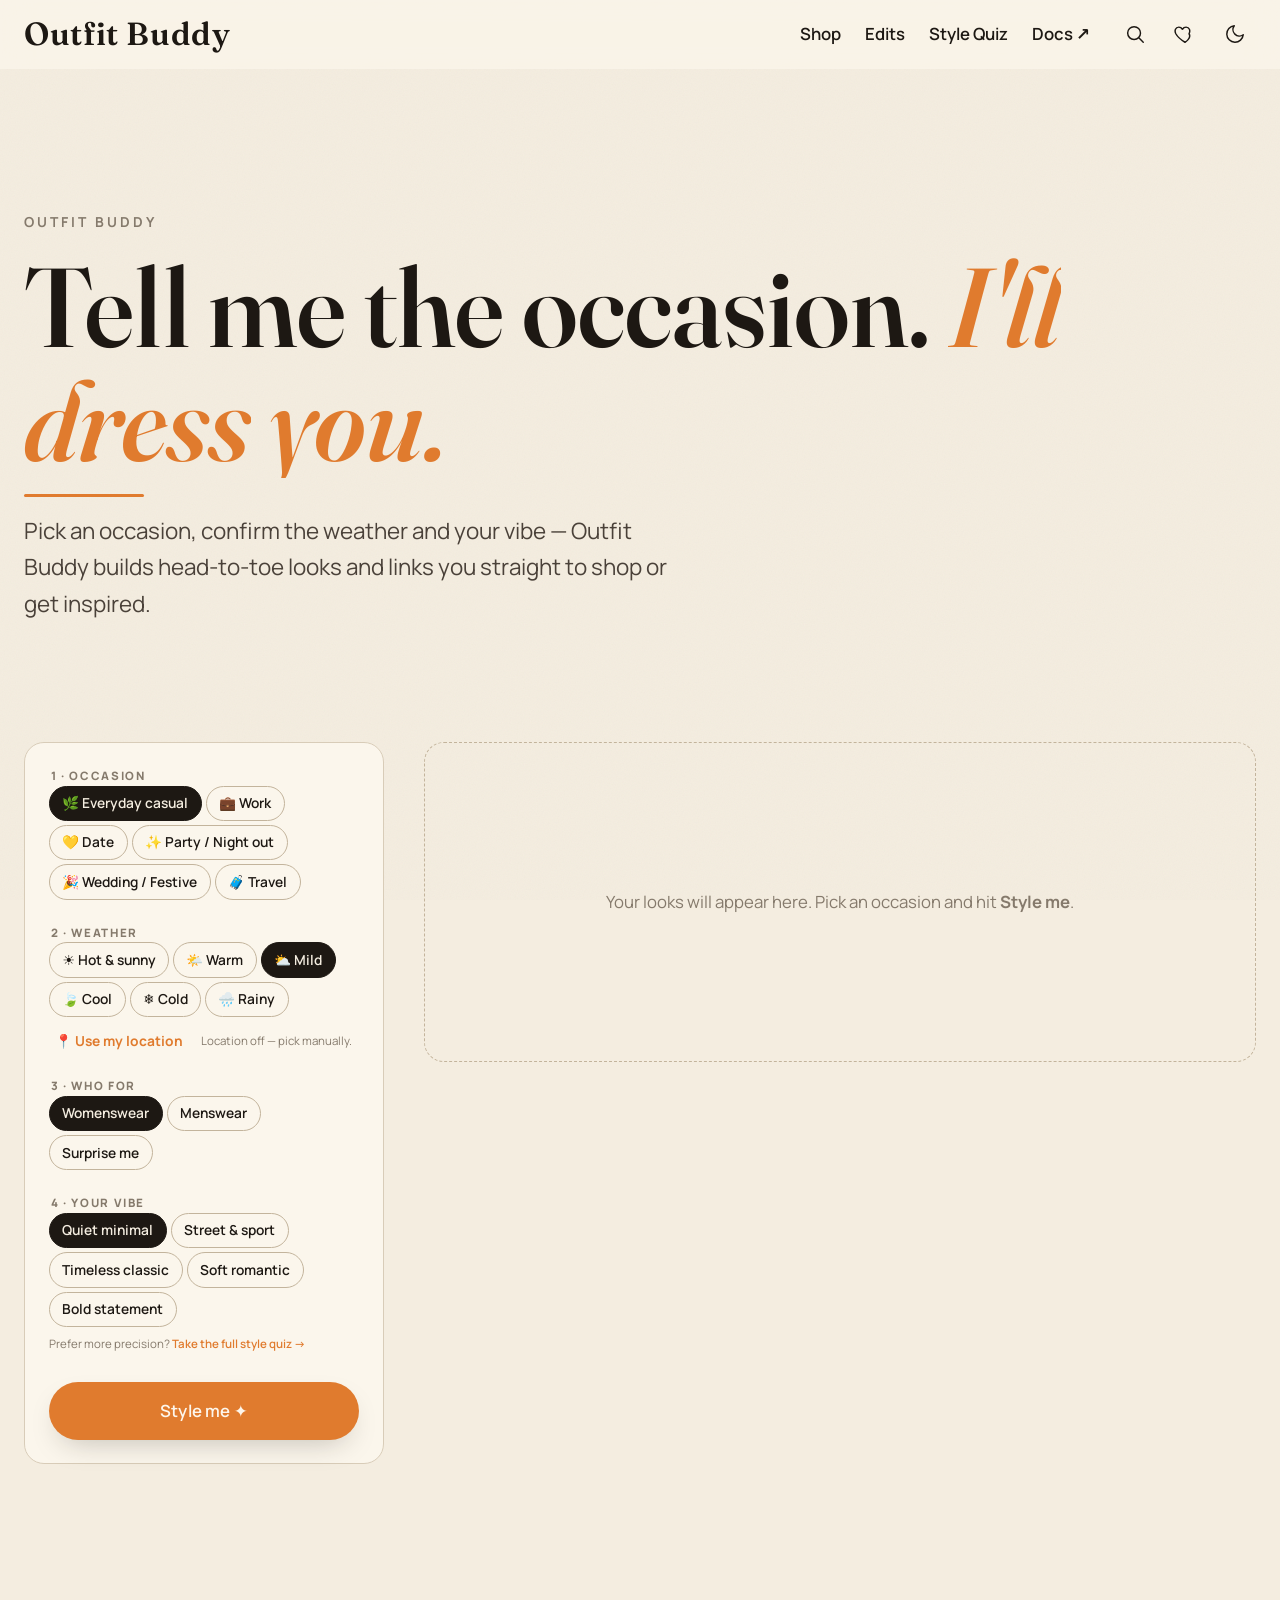
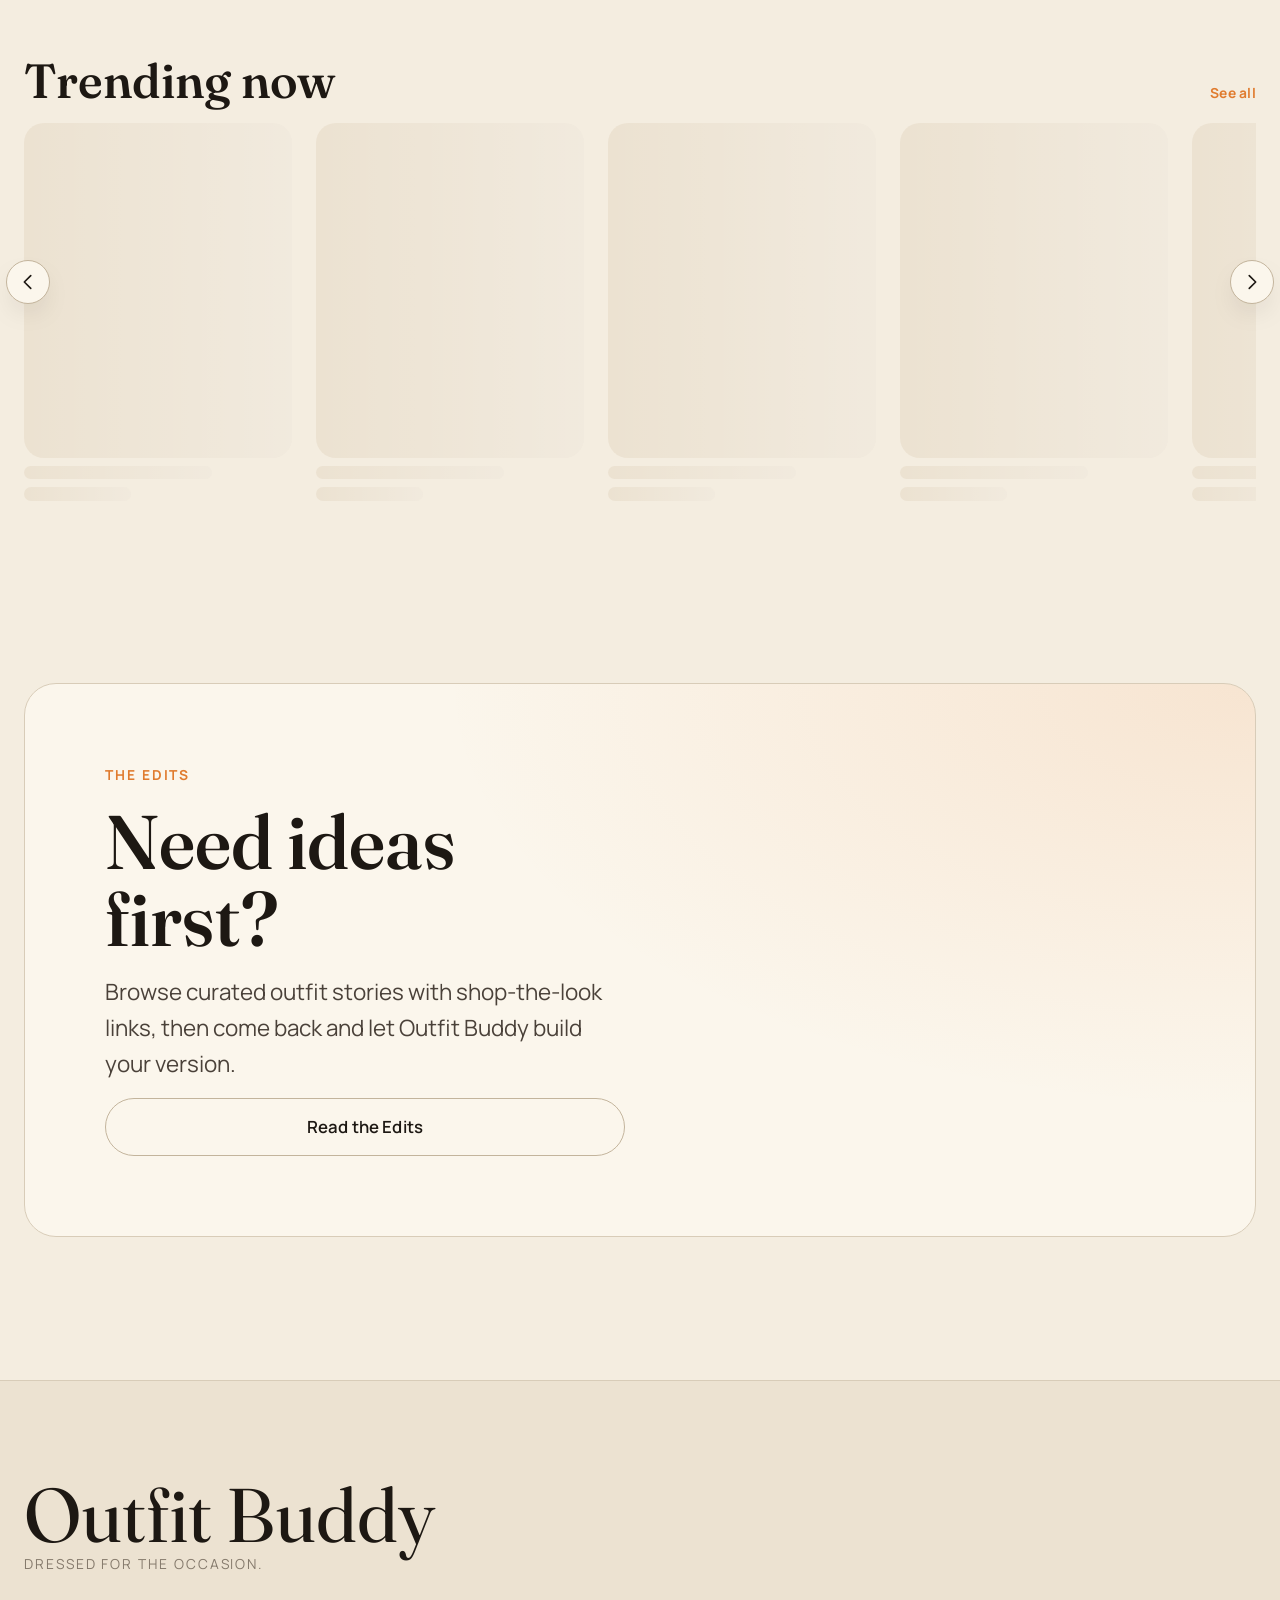
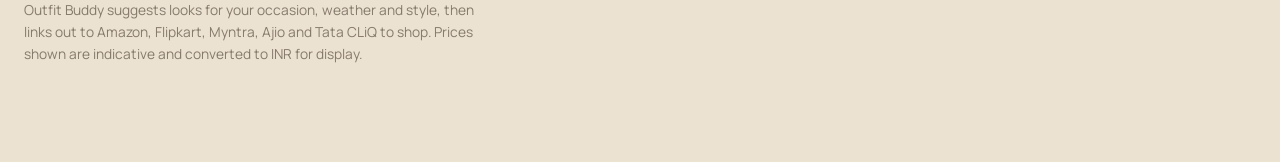
<file: index.html>
<!DOCTYPE html>
<html lang="en" data-theme="light">
  <head>
    <meta charset="UTF-8" />
    <meta name="viewport" content="width=device-width, initial-scale=1.0" />
    <meta
      name="description"
      content="Outfit Buddy — tell it the occasion, the weather and your style, and it recommends outfit combinations with links to shop and get inspired."
    />
    <meta name="theme-color" content="#e07b2e" />
    <title>Outfit Buddy — Dressed for the occasion.</title>

    <!--
      Theme boot: apply the saved / OS-preferred theme BEFORE first paint so
      there is no flash of the wrong colour scheme. Kept inline and tiny on
      purpose; the value key mirrors STORAGE_KEYS.THEME / THEME.ATTRIBUTE.
    -->
    <script>
      (function () {
        try {
          var KEY = 'outfitbuddy.theme.v1';
          var saved = localStorage.getItem(KEY);
          var theme =
            saved === 'light' || saved === 'dark'
              ? saved
              : window.matchMedia('(prefers-color-scheme: dark)').matches
                ? 'dark'
                : 'light';
          document.documentElement.setAttribute('data-theme', theme);
        } catch (e) {
          /* storage blocked — default theme from the attribute stands */
        }
      })();
    </script>

    <!-- Fonts: Fraunces (display serif) + Manrope (sans). -->
    <link rel="preconnect" href="https://fonts.googleapis.com" />
    <link rel="preconnect" href="https://fonts.gstatic.com" crossorigin />
    <link
      href="https://fonts.googleapis.com/css2?family=Fraunces:ital,opsz,wght@0,9..144,400..700;1,9..144,400..600&family=Manrope:wght@400;500;600;700;800&display=swap"
      rel="stylesheet"
    />

    <!-- Styles: order matters (tokens → base → layout → components → pages → motion). -->
    <link rel="stylesheet" href="css/tokens.css" />
    <link rel="stylesheet" href="css/base.css" />
    <link rel="stylesheet" href="css/layout.css" />
    <link rel="stylesheet" href="css/components.css" />
    <link rel="stylesheet" href="css/pages.css" />
    <link rel="stylesheet" href="css/motion.css" />
  </head>
  <body>
    <a class="skip-link" href="#app-main">Skip to content</a>

    <header id="app-header" class="app-header"></header>

    <main id="app-main" class="app-main" tabindex="-1"></main>

    <footer id="app-footer" class="app-footer"></footer>

    <div id="toast-host" class="toast-host" aria-live="polite" aria-atomic="false"></div>

    <noscript>
      <p style="padding: 2rem; text-align: center">
        Outfit Buddy needs JavaScript enabled to style your looks.
      </p>
    </noscript>

    <script type="module" src="js/app.js"></script>
  </body>
</html>
</file>
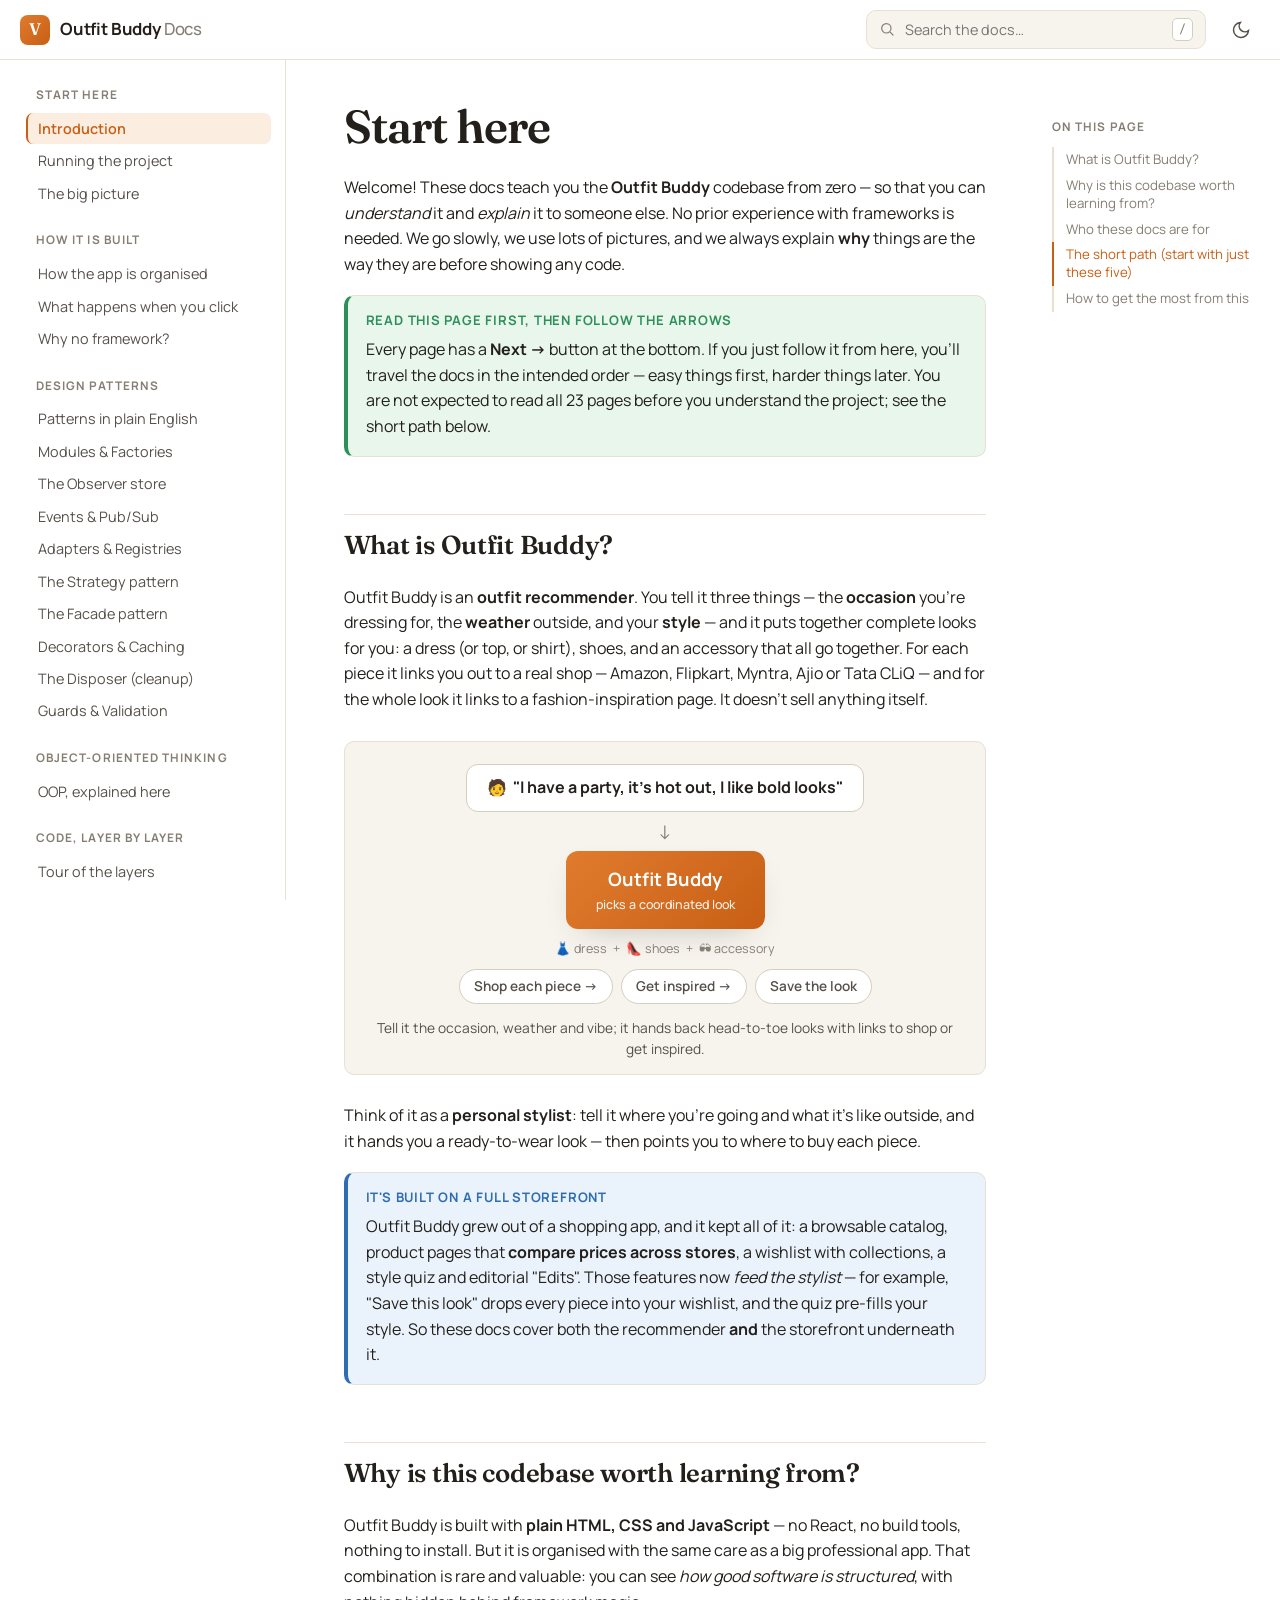
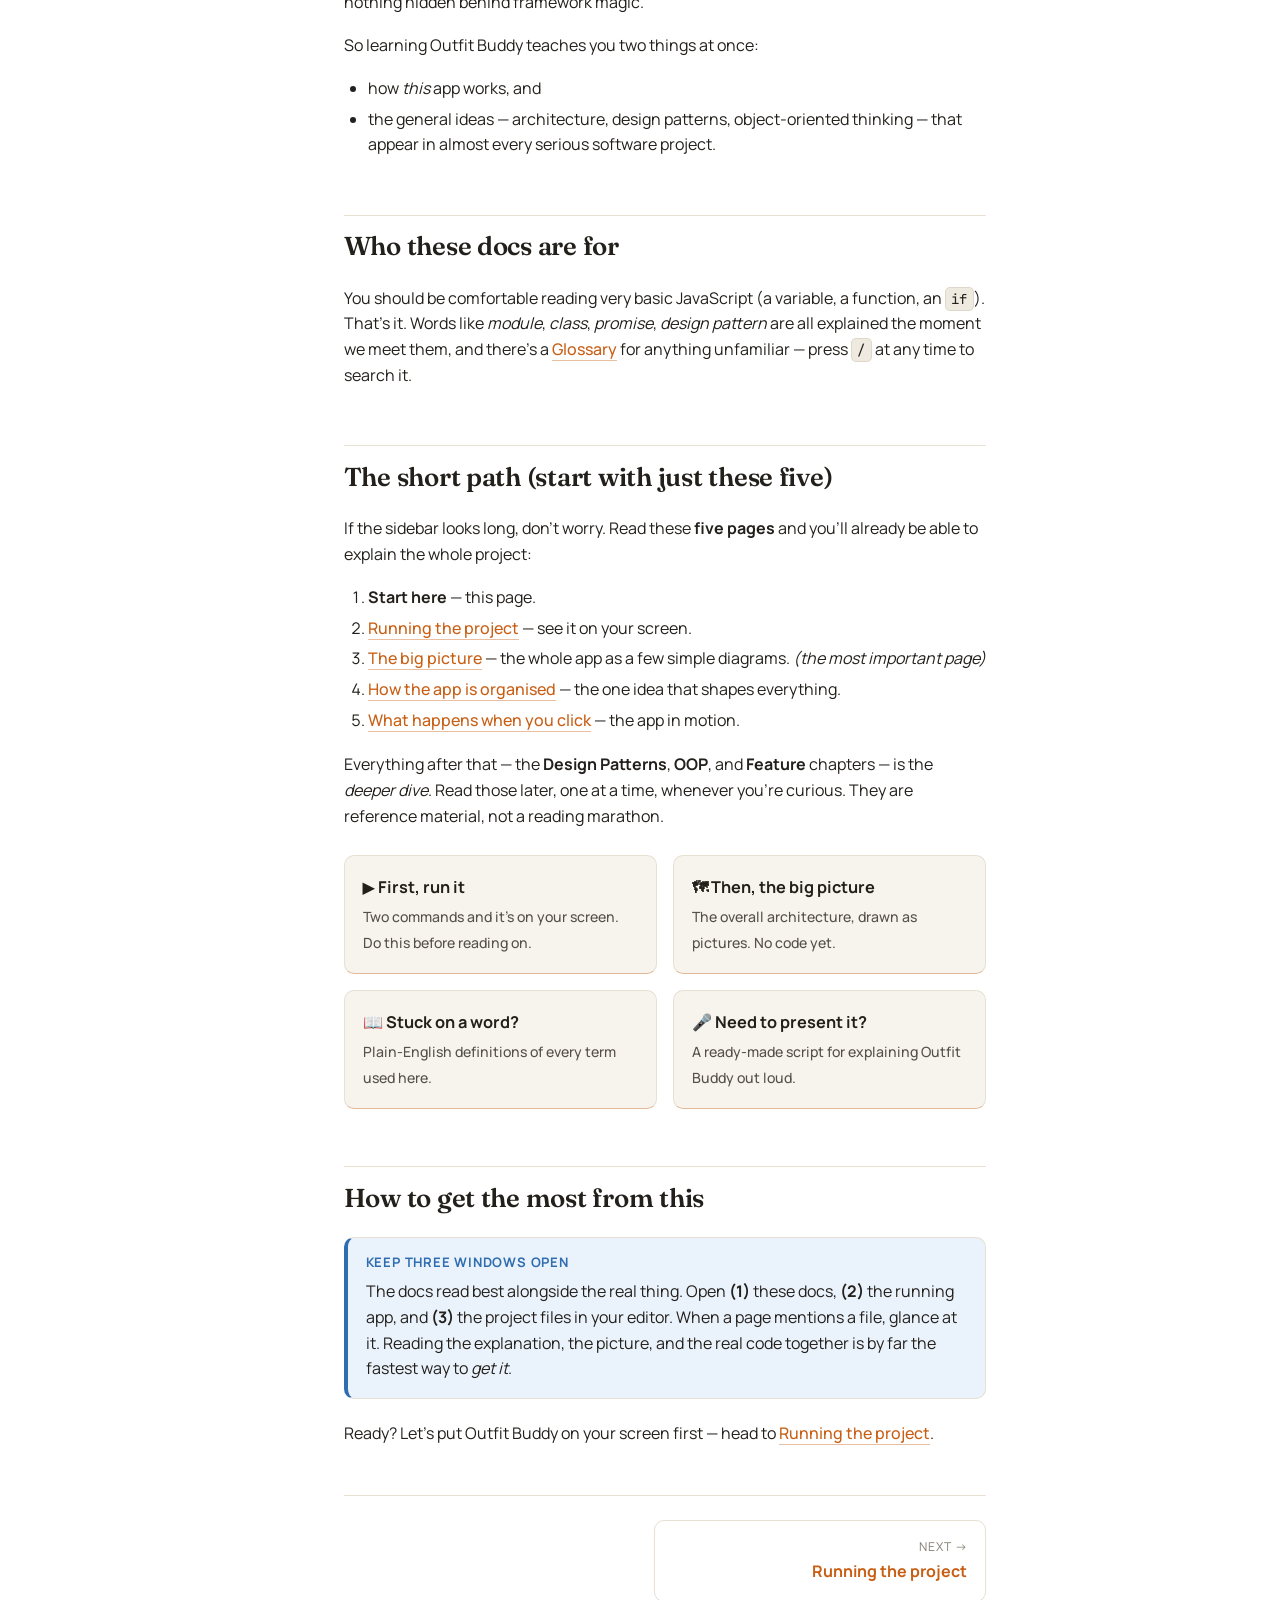
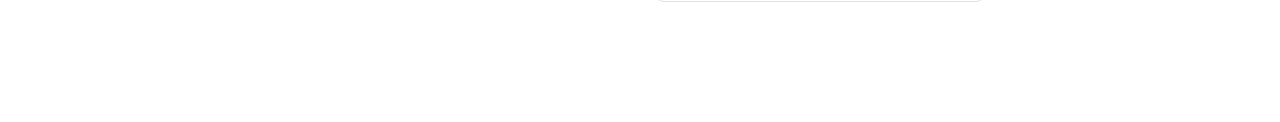
<file: docs/index.html>
<!DOCTYPE html>
<html lang="en" data-theme="light">
  <head>
    <meta charset="UTF-8" />
    <meta name="viewport" content="width=device-width, initial-scale=1.0" />
    <title>Outfit Buddy — Codebase Docs</title>
    <meta
      name="description"
      content="A beginner-friendly guided tour of the Outfit Buddy codebase: architecture, design patterns and OOP explained with real-world examples."
    />

    <!-- Apply saved theme before paint to avoid a flash. -->
    <script>
      (function () {
        try {
          var saved = localStorage.getItem('outfitbuddy-docs-theme');
          var theme =
            saved === 'light' || saved === 'dark'
              ? saved
              : window.matchMedia('(prefers-color-scheme: dark)').matches
                ? 'dark'
                : 'light';
          document.documentElement.setAttribute('data-theme', theme);
        } catch (e) {}
      })();
    </script>

    <link rel="preconnect" href="https://fonts.googleapis.com" />
    <link rel="preconnect" href="https://fonts.gstatic.com" crossorigin />
    <link
      href="https://fonts.googleapis.com/css2?family=Fraunces:ital,opsz,wght@0,9..144,500..700;1,9..144,500..600&family=Manrope:wght@400;500;600;700;800&family=JetBrains+Mono:wght@400;500;600&display=swap"
      rel="stylesheet"
    />
    <link rel="stylesheet" href="assets/styles.css" />
  </head>
  <body>
    <!-- Top navigation bar -->
    <header class="topbar">
      <button class="topbar__menu" id="menuToggle" aria-label="Open menu" aria-expanded="false">
        <svg viewBox="0 0 24 24" width="22" height="22" fill="none" stroke="currentColor" stroke-width="1.8" stroke-linecap="round">
          <path d="M3 6h18M3 12h18M3 18h18" />
        </svg>
      </button>
      <a class="topbar__brand" href="#/">
        <span class="topbar__logo">V</span>
        <span class="topbar__name">Outfit Buddy <em>Docs</em></span>
      </a>

      <div class="topbar__search">
        <svg viewBox="0 0 24 24" width="16" height="16" fill="none" stroke="currentColor" stroke-width="1.8" stroke-linecap="round" aria-hidden="true">
          <circle cx="11" cy="11" r="7" /><path d="M21 21l-4.3-4.3" />
        </svg>
        <input id="searchInput" type="search" placeholder="Search the docs…" autocomplete="off" aria-label="Search documentation" />
        <kbd>/</kbd>
        <div class="search-results" id="searchResults" role="listbox" hidden></div>
      </div>

      <div class="topbar__actions">
        <button class="icon-btn" id="themeToggle" aria-label="Toggle dark mode" title="Toggle theme">
          <svg class="i-sun" viewBox="0 0 24 24" width="20" height="20" fill="none" stroke="currentColor" stroke-width="1.8" stroke-linecap="round">
            <circle cx="12" cy="12" r="4" /><path d="M12 2v2M12 20v2M2 12h2M20 12h2M4.9 4.9l1.4 1.4M17.7 17.7l1.4 1.4M19.1 4.9l-1.4 1.4M6.3 17.7l-1.4 1.4" />
          </svg>
          <svg class="i-moon" viewBox="0 0 24 24" width="20" height="20" fill="none" stroke="currentColor" stroke-width="1.8" stroke-linecap="round">
            <path d="M21 12.8A9 9 0 1 1 11.2 3a7 7 0 0 0 9.8 9.8z" />
          </svg>
        </button>
      </div>
    </header>

    <div class="scrim" id="scrim" hidden></div>

    <!-- Left sidebar / index -->
    <aside class="sidebar" id="sidebar">
      <nav class="sidebar__nav" id="sidebarNav" aria-label="Documentation index"></nav>
    </aside>

    <!-- Main content -->
    <main class="content" id="content" tabindex="-1">
      <article class="doc" id="doc"></article>
      <footer class="doc-footer" id="docFooter"></footer>
    </main>

    <!-- Right on-page table of contents -->
    <aside class="toc" id="toc" aria-label="On this page"></aside>

    <script type="module" src="assets/app.js"></script>
  </body>
</html>
</file>
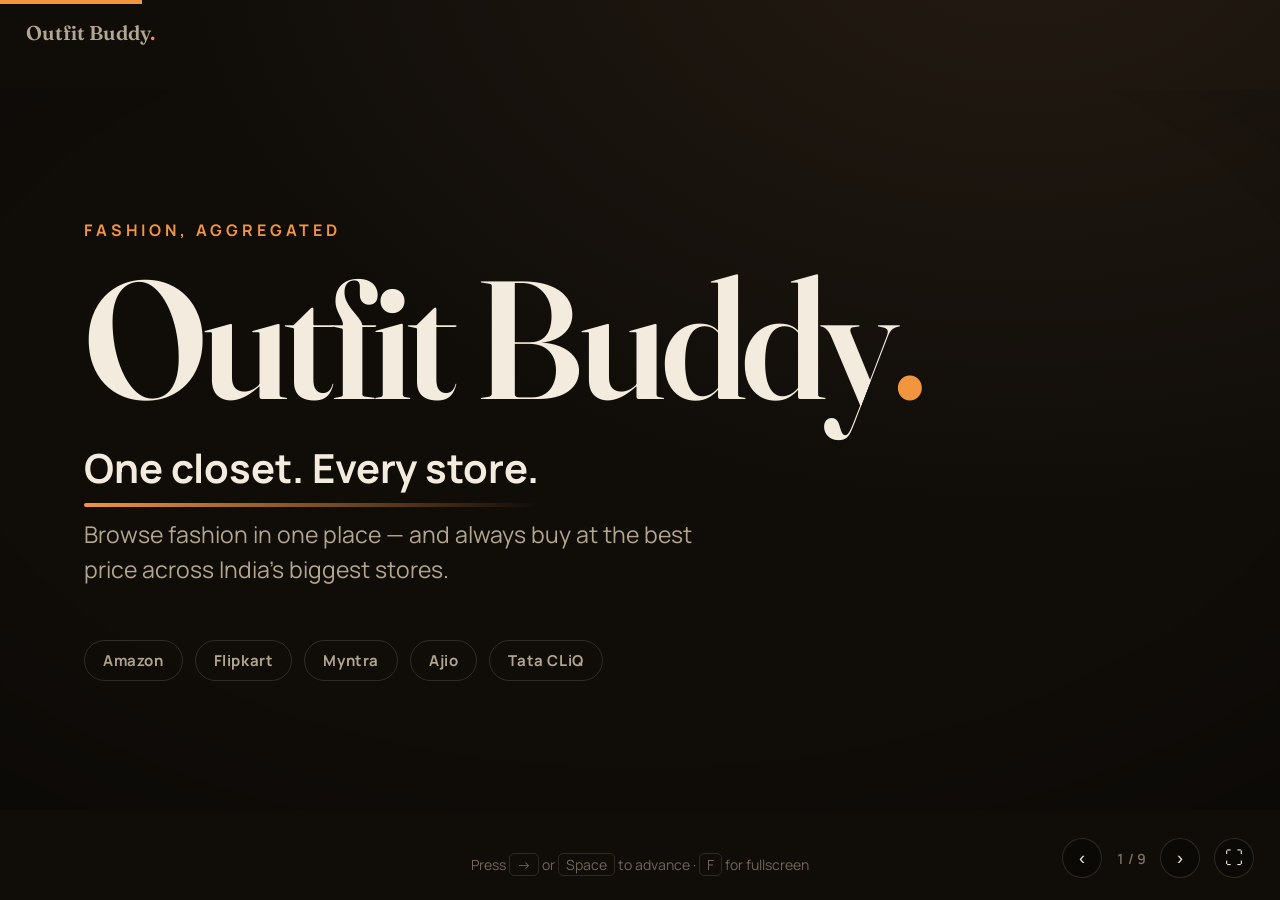
<file: presentation/index.html>
<!DOCTYPE html>
<html lang="en">
  <head>
    <meta charset="UTF-8" />
    <meta name="viewport" content="width=device-width, initial-scale=1.0" />
    <title>Outfit Buddy — 3-minute pitch</title>
    <link rel="preconnect" href="https://fonts.googleapis.com" />
    <link rel="preconnect" href="https://fonts.gstatic.com" crossorigin />
    <link
      href="https://fonts.googleapis.com/css2?family=Fraunces:ital,opsz,wght@0,9..144,400..700;1,9..144,400..600&family=Manrope:wght@400;500;600;700;800&display=swap"
      rel="stylesheet"
    />
    <style>
      :root {
        --ink: #100d09;
        --ink-2: #1b1610;
        --paper: #f3ebdd;
        --muted: #b3a690;
        --faint: #7d715f;
        --accent: #f2953f;
        --accent-2: #e07b2e;
        --line: rgba(243, 235, 221, 0.14);
        --card: rgba(243, 235, 221, 0.045);
        --card-strong: rgba(243, 235, 221, 0.08);
        --amazon: #ff9900;
        --flipkart: #4a9bff;
        --myntra: #ff5f8f;
        --ajio: #7fa6bd;
        --tata: #ff5b53;
        --ease: cubic-bezier(0.16, 1, 0.3, 1);
        --ease-spring: cubic-bezier(0.34, 1.4, 0.5, 1);
      }
      * { box-sizing: border-box; margin: 0; padding: 0; }
      html, body { height: 100%; }
      body {
        font-family: 'Manrope', system-ui, sans-serif;
        background: radial-gradient(120% 120% at 80% -10%, #241b12 0%, var(--ink) 55%);
        color: var(--paper);
        overflow: hidden;
        -webkit-font-smoothing: antialiased;
      }

      /* Fixed-design stage, scaled to fit the viewport */
      .deck { position: fixed; inset: 0; display: grid; place-items: center; }
      .stage {
        position: relative;
        width: 1280px; height: 720px;
        transform: scale(var(--scale, 1));
        transform-origin: center center;
      }

      .slide {
        position: absolute; inset: 0;
        padding: 70px 84px;
        display: flex; flex-direction: column; justify-content: center;
        opacity: 0; visibility: hidden;
        transition: opacity 0.5s var(--ease);
      }
      .slide.is-active { opacity: 1; visibility: visible; }

      /* Subtle paper-grain + vignette on every slide */
      .slide::after {
        content: ''; position: absolute; inset: 0; pointer-events: none;
        background: radial-gradient(90% 90% at 50% 40%, transparent 60%, rgba(0,0,0,0.35) 100%);
      }

      .eyebrow {
        font-size: 16px; font-weight: 700; letter-spacing: 0.24em; text-transform: uppercase;
        color: var(--accent); margin-bottom: 22px;
      }
      h1 { font-family: 'Fraunces', serif; font-weight: 600; line-height: 1.04; letter-spacing: -0.02em; }
      .headline { font-family: 'Fraunces', serif; font-weight: 600; font-size: 54px; line-height: 1.08; letter-spacing: -0.015em; max-width: 15ch; }
      .headline em { font-style: italic; color: var(--accent); }
      .sub { font-size: 23px; color: var(--muted); margin-top: 22px; max-width: 46ch; line-height: 1.5; }

      /* Entrance helpers (visible by default → reduced-motion safe) */
      .slide.is-active .in     { animation: fadeUp 0.7s var(--ease) both;   animation-delay: var(--d, 0s); }
      .slide.is-active .in-pop { animation: popIn 0.7s var(--ease-spring) both; animation-delay: var(--d, 0s); }
      .slide.is-active .in-fade{ animation: fadeIn 0.9s var(--ease) both;   animation-delay: var(--d, 0s); }
      @keyframes fadeUp { from { opacity: 0; transform: translateY(26px); } to { opacity: 1; transform: none; } }
      @keyframes popIn  { from { opacity: 0; transform: scale(0.82); }       to { opacity: 1; transform: none; } }
      @keyframes fadeIn { from { opacity: 0; } to { opacity: 1; } }

      /* Build fragments (revealed on click) */
      .frag { opacity: 0; transform: translateY(14px); transition: opacity 0.5s var(--ease), transform 0.5s var(--ease); }
      .frag.on { opacity: 1; transform: none; }

      /* ---------- Title slide ---------- */
      .title-slide { align-items: flex-start; }
      .brand { font-family: 'Fraunces', serif; font-weight: 600; font-size: 168px; line-height: 0.9; letter-spacing: -0.03em; }
      .brand .dot { color: var(--accent); }
      .tagline { position: relative; font-size: 40px; font-weight: 700; margin-top: 26px; }
      .tagline::after {
        content: ''; position: absolute; left: 0; bottom: -12px; height: 4px; width: 100%;
        background: linear-gradient(90deg, var(--accent), transparent); border-radius: 3px; transform-origin: left;
      }
      .slide.is-active .tagline::after { animation: grow 0.9s var(--ease) 0.5s both; }
      @keyframes grow { from { transform: scaleX(0); } to { transform: scaleX(1); } }
      .storerow { display: flex; gap: 12px; margin-top: 54px; }
      .storerow span {
        font-size: 15px; font-weight: 700; letter-spacing: 0.04em; padding: 9px 18px; border-radius: 999px;
        border: 1px solid var(--line); color: var(--muted);
      }

      /* ---------- Problem slide (price tabs) ---------- */
      .tabs { display: flex; flex-wrap: wrap; gap: 18px; margin-top: 40px; max-width: 900px; }
      .tab {
        width: 200px; border-radius: 14px; border: 1px solid var(--line); background: var(--card);
        padding: 16px 18px; position: relative;
      }
      .tab .bar { display: flex; gap: 5px; margin-bottom: 14px; }
      .tab .bar i { width: 9px; height: 9px; border-radius: 50%; background: var(--faint); display: block; }
      .tab .name { font-size: 14px; color: var(--muted); font-weight: 600; }
      .tab .price { font-family: 'Fraunces', serif; font-size: 30px; font-weight: 600; margin-top: 4px; }
      .tab.win { border-color: var(--accent); box-shadow: 0 0 0 1px var(--accent); }

      /* ---------- Hub / aggregator ---------- */
      .hub { display: flex; flex-direction: column; align-items: center; gap: 8px; margin-top: 8px; }
      .node {
        padding: 12px 26px; border-radius: 14px; font-weight: 700; font-size: 20px; border: 1px solid var(--line);
        background: var(--card-strong);
      }
      .node-center {
        background: linear-gradient(135deg, var(--accent), var(--accent-2)); color: #1a120a; border: 0;
        font-size: 30px; padding: 18px 42px; box-shadow: 0 20px 50px -18px var(--accent);
      }
      .node-center small { display: block; font-weight: 600; font-size: 14px; opacity: 0.75; }
      .arrow-d { color: var(--faint); font-size: 26px; line-height: 1; }
      .fan { display: flex; gap: 14px; margin-top: 14px; }
      .fan span {
        font-size: 16px; font-weight: 700; padding: 12px 22px; border-radius: 999px;
        background: var(--card); border: 1px solid var(--line);
      }

      /* ---------- Value cards ---------- */
      .vcards { display: grid; grid-template-columns: repeat(3, 1fr); gap: 22px; margin-top: 44px; }
      .vcard { border: 1px solid var(--line); background: var(--card); border-radius: 18px; padding: 30px 26px; }
      .vcard .ic { font-size: 40px; }
      .vcard h3 { font-family: 'Fraunces', serif; font-weight: 600; font-size: 24px; margin: 16px 0 10px; }
      .vcard p { color: var(--muted); font-size: 18px; line-height: 1.5; }

      /* ---------- Journey flow ---------- */
      .flow { display: flex; align-items: stretch; gap: 0; margin-top: 54px; }
      .step { flex: 1; text-align: center; padding: 0 14px; position: relative; }
      .step .num {
        width: 58px; height: 58px; margin: 0 auto 18px; border-radius: 50%; display: grid; place-items: center;
        font-family: 'Fraunces', serif; font-size: 26px; font-weight: 600; color: #1a120a;
        background: linear-gradient(135deg, var(--accent), var(--accent-2));
      }
      .step h3 { font-size: 21px; font-weight: 700; margin-bottom: 8px; }
      .step p { color: var(--muted); font-size: 16px; line-height: 1.45; }
      .step:not(:last-child)::after {
        content: '→'; position: absolute; right: -12px; top: 16px; color: var(--faint); font-size: 26px;
      }

      /* ---------- API-calls diagram ---------- */
      .api { display: flex; align-items: center; gap: 40px; margin-top: 34px; }
      .apicore {
        flex: 0 0 240px; text-align: center; border-radius: 18px; padding: 30px 22px;
        border: 1px solid var(--line); background: var(--card-strong);
      }
      .apicore .big { font-family: 'Fraunces', serif; font-size: 34px; font-weight: 600; }
      .apicore small { display: block; color: var(--muted); font-size: 15px; margin-top: 6px; }
      .apirows { flex: 1; display: flex; flex-direction: column; gap: 16px; }
      .apirow { display: flex; align-items: center; gap: 16px; }
      .wire { position: relative; flex: 1; height: 3px; border-radius: 3px; background: linear-gradient(90deg, var(--accent), rgba(242,149,63,0.12)); }
      .wire::after {
        content: ''; position: absolute; right: -3px; top: -4px;
        border-left: 9px solid var(--accent); border-top: 6px solid transparent; border-bottom: 6px solid transparent;
      }
      .packet {
        position: absolute; top: 50%; left: 0; width: 10px; height: 10px; border-radius: 50%;
        background: #fff; box-shadow: 0 0 12px 2px var(--accent); transform: translate(-50%, -50%);
      }
      .slide.is-active .packet { animation: travel 1.7s linear infinite; animation-delay: var(--pd, 0s); }
      @keyframes travel { 0% { left: 0; opacity: 0; } 12% { opacity: 1; } 88% { opacity: 1; } 100% { left: 100%; opacity: 0; } }
      .storechip {
        flex: 0 0 130px; text-align: center; font-weight: 700; font-size: 16px; padding: 10px 0; border-radius: 10px;
        border: 1px solid var(--line); background: var(--card);
      }
      .pricechip {
        flex: 0 0 96px; text-align: center; font-family: 'Fraunces', serif; font-size: 22px; font-weight: 600;
        color: var(--accent);
      }
      .foot { font-size: 15px; color: var(--faint); margin-top: 26px; line-height: 1.5; max-width: 80ch; }
      .caption { font-size: 21px; color: var(--muted); margin-top: 30px; }
      .caption b { color: var(--paper); }

      /* ---------- Comparison ---------- */
      .prod { font-size: 18px; color: var(--muted); margin-top: 30px; }
      .prod b { color: var(--paper); font-size: 22px; }
      .cards { display: grid; grid-template-columns: repeat(5, 1fr); gap: 16px; margin-top: 22px; }
      .pcard {
        border: 1px solid var(--line); background: var(--card); border-radius: 16px; padding: 22px 16px; text-align: center;
        position: relative; transition: transform 0.5s var(--ease-spring), border-color 0.5s, box-shadow 0.5s;
      }
      .pcard .st { font-size: 15px; font-weight: 700; color: var(--muted); }
      .pcard .pr { font-family: 'Fraunces', serif; font-size: 32px; font-weight: 600; margin: 10px 0 8px; }
      .pcard .stk { font-size: 13px; color: var(--faint); }
      .pcard.oos { opacity: 0.5; }
      .pcard.oos .pr { text-decoration: line-through; color: var(--faint); }
      .pcard.best.lit { border-color: var(--accent); box-shadow: 0 20px 50px -20px var(--accent); transform: translateY(-10px) scale(1.06); }
      .pcard.best.lit .pr { color: var(--accent); }
      .badge {
        position: absolute; top: -14px; left: 50%; transform: translateX(-50%) scale(0);
        background: var(--accent); color: #1a120a; font-size: 12px; font-weight: 800; letter-spacing: 0.05em;
        padding: 5px 12px; border-radius: 999px; white-space: nowrap; transition: transform 0.5s var(--ease-spring);
      }
      .pcard.best.lit .badge { transform: translateX(-50%) scale(1); }
      .verdict { margin-top: 34px; display: flex; align-items: center; gap: 20px; font-size: 22px; }
      .verdict .buy {
        font-weight: 800; font-size: 18px; padding: 14px 26px; border-radius: 999px; border: 0; cursor: default;
        background: linear-gradient(135deg, var(--accent), var(--accent-2)); color: #1a120a;
      }

      /* ---------- Adapter ---------- */
      .adapt { display: flex; align-items: center; gap: 40px; margin-top: 34px; }
      .adapt .core {
        flex: 0 0 220px; text-align: center; padding: 30px 20px; border-radius: 18px;
        background: linear-gradient(135deg, var(--accent), var(--accent-2)); color: #1a120a; font-weight: 800; font-size: 22px;
      }
      .plugs { flex: 1; display: flex; flex-direction: column; gap: 14px; }
      .plug {
        display: flex; align-items: center; gap: 16px; border: 1px solid var(--line); background: var(--card);
        border-radius: 12px; padding: 14px 20px; font-weight: 700; font-size: 18px;
      }
      .plug code { margin-left: auto; font-family: 'Fraunces', serif; font-style: italic; color: var(--muted); font-weight: 500; font-size: 16px; }

      /* ---------- Close ---------- */
      .close-slide { align-items: center; text-align: center; }
      .close-slide .brand { font-size: 132px; }
      .close-slide .sub { max-width: none; }

      /* ---------- Controls / chrome ---------- */
      .progress { position: fixed; left: 0; top: 0; height: 4px; background: var(--accent); width: 0; transition: width 0.4s var(--ease); z-index: 20; }
      .chrome { position: fixed; bottom: 22px; right: 26px; display: flex; align-items: center; gap: 14px; z-index: 20; color: var(--faint); font-size: 14px; font-weight: 600; }
      .chrome button {
        width: 40px; height: 40px; border-radius: 50%; border: 1px solid var(--line); background: rgba(0,0,0,0.3);
        color: var(--paper); font-size: 18px; cursor: pointer; display: grid; place-items: center;
      }
      .chrome button:hover { border-color: var(--accent); color: var(--accent); }
      .counter { font-variant-numeric: tabular-nums; }
      .hint { position: fixed; bottom: 26px; left: 50%; transform: translateX(-50%); color: var(--faint); font-size: 14px; z-index: 20; opacity: 0.9; }
      .hint kbd { border: 1px solid var(--line); border-radius: 5px; padding: 1px 7px; font-family: inherit; }
      .brandmark { position: fixed; top: 20px; left: 26px; font-family: 'Fraunces', serif; font-weight: 600; font-size: 20px; color: var(--muted); z-index: 20; }
      .brandmark .dot { color: var(--accent); }

      @media (prefers-reduced-motion: reduce) {
        * { animation: none !important; }
        .slide { transition: none; }
        .frag { transition: opacity 0.2s linear; transform: none; }
      }
    </style>
  </head>
  <body>
    <div class="progress" id="progress"></div>
    <div class="brandmark">Outfit Buddy<span class="dot">.</span></div>

    <div class="deck">
      <div class="stage" id="stage">
        <!-- 1 · TITLE -->
        <section class="slide title-slide">
          <div class="eyebrow in" style="--d:.1s">Fashion, aggregated</div>
          <div class="brand in" style="--d:.2s">Outfit Buddy<span class="dot">.</span></div>
          <div class="tagline in" style="--d:.45s">One closet. Every store.</div>
          <p class="sub in" style="--d:.7s">Browse fashion in one place — and always buy at the best price across India's biggest stores.</p>
          <div class="storerow in-fade" style="--d:1s">
            <span>Amazon</span><span>Flipkart</span><span>Myntra</span><span>Ajio</span><span>Tata CLiQ</span>
          </div>
        </section>

        <!-- 2 · WHY / PROBLEM -->
        <section class="slide">
          <div class="eyebrow in">The problem</div>
          <div class="headline in" style="--d:.1s">The same jacket, <em>five different prices.</em></div>
          <div class="tabs">
            <div class="tab in-pop" style="--d:.4s"><div class="bar"><i></i><i></i><i></i></div><div class="name">Amazon</div><div class="price">₹1,540</div></div>
            <div class="tab in-pop" style="--d:.55s"><div class="bar"><i></i><i></i><i></i></div><div class="name">Flipkart</div><div class="price">₹1,610</div></div>
            <div class="tab win in-pop" style="--d:.7s"><div class="bar"><i></i><i></i><i></i></div><div class="name">Myntra</div><div class="price">₹1,499</div></div>
            <div class="tab in-pop" style="--d:.85s"><div class="bar"><i></i><i></i><i></i></div><div class="name">Tata CLiQ</div><div class="price">₹1,585</div></div>
          </div>
          <p class="sub frag" data-step>So which is cheapest? Today you open five tabs and check by hand — and still might overpay.</p>
        </section>

        <!-- 3 · WHAT / IDEA -->
        <section class="slide" style="align-items:center;text-align:center">
          <div class="eyebrow in">The idea</div>
          <div class="headline in" style="--d:.1s; text-align:center; max-width:none">Browse once. We find the best price.</div>
          <div class="hub" style="margin-top:34px">
            <div class="node in-pop" style="--d:.35s">🧑 A shopper</div>
            <div class="arrow-d in" style="--d:.5s">↓</div>
            <div class="node node-center in-pop" style="--d:.6s">Outfit Buddy<small>one place to browse</small></div>
            <div class="arrow-d in" style="--d:.8s">↓ &nbsp; links you to the cheapest store</div>
            <div class="fan">
              <span class="in-pop" style="--d:.95s">Amazon</span>
              <span class="in-pop" style="--d:1.05s">Flipkart</span>
              <span class="in-pop" style="--d:1.15s">Myntra</span>
              <span class="in-pop" style="--d:1.25s">Ajio</span>
              <span class="in-pop" style="--d:1.35s">Tata CLiQ</span>
            </div>
          </div>
        </section>

        <!-- 4 · WHAT / VALUE -->
        <section class="slide">
          <div class="eyebrow in">What you get</div>
          <div class="headline in" style="--d:.1s">One closet, every store.</div>
          <div class="vcards">
            <div class="vcard frag" data-step><div class="ic">🛍️</div><h3>One catalogue</h3><p>Browse curated fashion in a single, beautiful place.</p></div>
            <div class="vcard frag" data-step><div class="ic">🏷️</div><h3>The best price</h3><p>Every item compared across five stores, automatically.</p></div>
            <div class="vcard frag" data-step><div class="ic">⚡</div><h3>One tap to buy</h3><p>We send you straight to the cheapest checkout.</p></div>
          </div>
        </section>

        <!-- 5 · HOW / JOURNEY -->
        <section class="slide">
          <div class="eyebrow in">How it works</div>
          <div class="headline in" style="--d:.1s">From browse to best price, in four steps.</div>
          <div class="flow">
            <div class="step frag" data-step><div class="num">1</div><h3>Browse</h3><p>Explore a curated fashion catalogue.</p></div>
            <div class="step frag" data-step><div class="num">2</div><h3>Pick</h3><p>Open any product you like.</p></div>
            <div class="step frag" data-step><div class="num">3</div><h3>Compare</h3><p>See its price at every store, side by side.</p></div>
            <div class="step frag" data-step><div class="num">4</div><h3>Buy</h3><p>Tap through to the cheapest one.</p></div>
          </div>
        </section>

        <!-- 6 · HOW / DATA + API CALLS -->
        <section class="slide">
          <div class="eyebrow in">How it works · the data</div>
          <div class="headline in" style="--d:.1s">Where the prices come from.</div>
          <div class="api">
            <div class="apicore in-pop" style="--d:.35s">
              <div class="big">Outfit Buddy</div>
              <small>runs in your browser</small>
            </div>
            <div class="apirows">
              <div class="apirow in" style="--d:.5s"><div class="wire"><span class="packet" style="--pd:0s"></span></div><div class="storechip" style="color:var(--amazon)">Amazon</div><div class="pricechip frag" data-step>₹1,540</div></div>
              <div class="apirow in" style="--d:.6s"><div class="wire"><span class="packet" style="--pd:.3s"></span></div><div class="storechip" style="color:var(--flipkart)">Flipkart</div><div class="pricechip frag" data-step>₹1,610</div></div>
              <div class="apirow in" style="--d:.7s"><div class="wire"><span class="packet" style="--pd:.6s"></span></div><div class="storechip" style="color:var(--myntra)">Myntra</div><div class="pricechip frag" data-step>₹1,499</div></div>
              <div class="apirow in" style="--d:.8s"><div class="wire"><span class="packet" style="--pd:.9s"></span></div><div class="storechip" style="color:var(--ajio)">Ajio</div><div class="pricechip frag" data-step>₹1,560</div></div>
              <div class="apirow in" style="--d:.9s"><div class="wire"><span class="packet" style="--pd:1.2s"></span></div><div class="storechip" style="color:var(--tata)">Tata CLiQ</div><div class="pricechip frag" data-step>₹1,585</div></div>
            </div>
          </div>
          <p class="caption in" style="--d:1.1s">For every product, Outfit Buddy asks <b>each store</b>: “what's your price?” — then collects the answers.</p>
          <p class="foot in-fade" style="--d:1.3s">In this demo the price answers are simulated (stable &amp; realistic) because live retailer APIs need secret keys. The same design plugs into real Amazon/Flipkart pricing feeds behind a secure server — with no change to the app.</p>
        </section>

        <!-- 7 · HOW / WHICH IS CHEAPER -->
        <section class="slide">
          <div class="eyebrow in">How it works · the comparison</div>
          <div class="headline in" style="--d:.1s">How we know which store is cheapest.</div>
          <div class="prod in" style="--d:.3s">Comparing one product · <b>Linen Overshirt</b></div>
          <div class="cards">
            <div class="pcard in-pop" style="--d:.5s"><div class="st">Amazon</div><div class="pr">₹1,540</div><div class="stk">in stock</div></div>
            <div class="pcard in-pop" style="--d:.6s"><div class="st">Flipkart</div><div class="pr">₹1,610</div><div class="stk">in stock</div></div>
            <div class="pcard best spotlight in-pop" id="bestcard" style="--d:.7s"><div class="badge">★ Best price</div><div class="st">Myntra</div><div class="pr">₹1,499</div><div class="stk">in stock</div></div>
            <div class="pcard oos in-pop" style="--d:.8s"><div class="st">Ajio</div><div class="pr">₹1,470</div><div class="stk">out of stock</div></div>
            <div class="pcard in-pop" style="--d:.9s"><div class="st">Tata CLiQ</div><div class="pr">₹1,585</div><div class="stk">in stock</div></div>
          </div>
          <div class="verdict frag" data-step>
            <span>The lowest price that's actually <b>in stock</b> wins →</span>
            <button class="buy">Buy on Myntra · ₹1,499 ↗</button>
          </div>
        </section>

        <!-- 8 · HOW / TECHNOLOGY IDEA -->
        <section class="slide">
          <div class="eyebrow in">The technology, in one idea</div>
          <div class="headline in" style="--d:.1s">Every store speaks differently. We built a translator for each.</div>
          <div class="adapt">
            <div class="core in-pop" style="--d:.4s">Outfit Buddy<br />core</div>
            <div class="plugs">
              <div class="plug in" style="--d:.55s">🔌 Amazon adapter <code>?k=linen shirt</code></div>
              <div class="plug in" style="--d:.65s">🔌 Myntra adapter <code>/linen-shirt</code></div>
              <div class="plug in" style="--d:.75s">🔌 Flipkart adapter <code>/search?q=…</code></div>
              <div class="plug in" style="--d:.85s">🔌 …and any new store</div>
            </div>
          </div>
          <p class="caption in" style="--d:1s">Each “adapter” hides one store's quirks — so <b>adding a new store is a one-line change</b>, and the rest of the app never notices.</p>
        </section>

        <!-- 9 · CLOSE -->
        <section class="slide close-slide">
          <div class="eyebrow in">Outfit Buddy</div>
          <div class="brand in-pop" style="--d:.15s">One closet.<br />Every store.<span class="dot">.</span></div>
          <p class="sub in" style="--d:.6s">Browse everywhere. Buy at the best price. Every time.</p>
          <div class="storerow in-fade" style="--d:.9s; justify-content:center">
            <span>Amazon</span><span>Flipkart</span><span>Myntra</span><span>Ajio</span><span>Tata CLiQ</span>
          </div>
        </section>
      </div>
    </div>

    <div class="chrome">
      <button id="prev" aria-label="Previous">‹</button>
      <span class="counter"><span id="cur">1</span> / <span id="total">9</span></span>
      <button id="next" aria-label="Next">›</button>
      <button id="fs" aria-label="Fullscreen" title="Fullscreen (f)">⛶</button>
    </div>
    <div class="hint" id="hint">Press <kbd>→</kbd> or <kbd>Space</kbd> to advance · <kbd>F</kbd> for fullscreen</div>

    <script>
      (function () {
        var slides = Array.prototype.slice.call(document.querySelectorAll('.slide'));
        var stage = document.getElementById('stage');
        var progress = document.getElementById('progress');
        var curEl = document.getElementById('cur');
        var hint = document.getElementById('hint');
        document.getElementById('total').textContent = slides.length;

        var i = 0; // slide index
        var step = 0; // fragments revealed in current slide
        var lastActive = -1;

        function frags(slide) { return slide.querySelectorAll('.frag'); }

        function render() {
          slides.forEach(function (s, idx) {
            s.classList.toggle('is-active', idx === i);
            if (idx !== i) {
              frags(s).forEach(function (f) { f.classList.remove('on'); });
              s.querySelectorAll('.spotlight').forEach(function (el) { el.classList.remove('lit'); });
            }
          });
          // On first entering a slide, spotlight its "winner" after the cards land.
          if (i !== lastActive) {
            lastActive = i;
            var active = slides[i];
            active.querySelectorAll('.spotlight').forEach(function (el) {
              setTimeout(function () { if (slides[i] === active) el.classList.add('lit'); }, 1300);
            });
          }
          var fs = frags(slides[i]);
          fs.forEach(function (f, k) { f.classList.toggle('on', k < step); });
          progress.style.width = ((i + (fs.length ? step / fs.length : 1) + (fs.length ? 0 : 0)) / slides.length) * 100 + '%';
          curEl.textContent = i + 1;
          if (i > 0) hint.style.display = 'none';
          if (location.hash !== '#' + (i + 1)) history.replaceState(null, '', '#' + (i + 1));
        }

        function next() {
          var fs = frags(slides[i]);
          if (step < fs.length) { step += 1; render(); return; }
          if (i < slides.length - 1) { i += 1; step = 0; render(); }
        }
        function prev() {
          if (step > 0) { step -= 1; render(); return; }
          if (i > 0) { i -= 1; step = frags(slides[i]).length; render(); }
        }
        function goto(n) { i = Math.max(0, Math.min(slides.length - 1, n)); step = 0; render(); }

        document.addEventListener('keydown', function (e) {
          if (e.key === 'ArrowRight' || e.key === ' ' || e.key === 'PageDown') { e.preventDefault(); next(); }
          else if (e.key === 'ArrowLeft' || e.key === 'PageUp') { e.preventDefault(); prev(); }
          else if (e.key === 'Home') goto(0);
          else if (e.key === 'End') goto(slides.length - 1);
          else if (e.key === 'f' || e.key === 'F') toggleFs();
        });

        document.getElementById('next').addEventListener('click', next);
        document.getElementById('prev').addEventListener('click', prev);
        document.getElementById('fs').addEventListener('click', toggleFs);

        // Click zones: right half advances, left third goes back
        document.querySelector('.deck').addEventListener('click', function (e) {
          if (e.target.closest('.chrome')) return;
          if (e.clientX < window.innerWidth * 0.33) prev(); else next();
        });

        // Touch swipe
        var tx = 0;
        document.addEventListener('touchstart', function (e) { tx = e.touches[0].clientX; }, { passive: true });
        document.addEventListener('touchend', function (e) {
          var dx = e.changedTouches[0].clientX - tx;
          if (Math.abs(dx) > 50) { dx < 0 ? next() : prev(); }
        });

        function toggleFs() {
          if (!document.fullscreenElement) document.documentElement.requestFullscreen && document.documentElement.requestFullscreen();
          else document.exitFullscreen && document.exitFullscreen();
        }

        function fit() {
          var s = Math.min(window.innerWidth / 1280, window.innerHeight / 720);
          stage.style.setProperty('--scale', s);
        }
        window.addEventListener('resize', fit);
        fit();

        var start = parseInt((location.hash || '').replace('#', ''), 10);
        if (start >= 1 && start <= slides.length) i = start - 1;
        render();
      })();
    </script>
  </body>
</html>
</file>
<file: css/tokens.css>
/*
 * tokens.css — Design tokens for the "Ink & Saffron Atelier" theme.
 * All colour, type, spacing, radius, shadow and motion values live here as
 * custom properties. Light (ivory paper) is the default; [data-theme="dark"]
 * (Midnight Ink) overrides the colour set only. Nothing else in the codebase
 * should hard-code a colour or a raw pixel scale value.
 */

:root {
  /* --- Brand palette (theme-independent hues) --- */
  --saffron: #e07b2e;
  --saffron-bright: #f2953f;
  --saffron-deep: #b85e18;
  --ink-true: #17130f;

  /* --- Light theme: warm ivory paper + deep ink --- */
  --paper: #f4ede0;
  --paper-raised: #fbf6ec;
  --paper-sunk: #ece2d1;
  --ink: #1d1813;
  --ink-soft: #4a4139;
  --ink-faint: #857a6c;
  --line: #d8ccb8;
  --line-strong: #c3b49c;
  --accent: var(--saffron);
  --accent-hover: var(--saffron-deep);
  --accent-contrast: #fff8ef;
  --on-accent: #fdf6ec;
  --surface-glass: rgba(251, 246, 236, 0.72);
  --success: #3f7d55;
  --danger: #b23b32;
  --shadow-color: 29 24 19;
  --grain-opacity: 0.045;

  /* --- Typography --- */
  --font-display: 'Fraunces', 'Georgia', serif;
  --font-sans: 'Manrope', system-ui, -apple-system, 'Segoe UI', sans-serif;

  --step--1: clamp(0.78rem, 0.75rem + 0.15vw, 0.86rem);
  --step-0: clamp(0.95rem, 0.92rem + 0.2vw, 1.05rem);
  --step-1: clamp(1.15rem, 1.05rem + 0.5vw, 1.4rem);
  --step-2: clamp(1.45rem, 1.25rem + 1vw, 2rem);
  --step-3: clamp(1.9rem, 1.5rem + 2vw, 3rem);
  --step-4: clamp(2.6rem, 1.8rem + 4vw, 4.75rem);
  --step-5: clamp(3.2rem, 2rem + 6.5vw, 7rem);

  --leading-tight: 1.02;
  --leading-snug: 1.2;
  --leading-body: 1.62;
  --tracking-wide: 0.22em;
  --tracking-caps: 0.14em;

  /* --- Spacing scale (8px base, fluid where useful) --- */
  --space-2xs: 0.25rem;
  --space-xs: 0.5rem;
  --space-sm: 0.75rem;
  --space-md: 1rem;
  --space-lg: 1.5rem;
  --space-xl: 2.5rem;
  --space-2xl: clamp(3rem, 2rem + 5vw, 6rem);
  --space-3xl: clamp(4rem, 2.5rem + 8vw, 9rem);

  /* --- Radii --- */
  --radius-sm: 6px;
  --radius-md: 12px;
  --radius-lg: 20px;
  --radius-xl: 32px;
  --radius-pill: 999px;

  /* --- Elevation --- */
  --shadow-sm: 0 1px 2px rgba(var(--shadow-color) / 0.08);
  --shadow-md: 0 12px 30px -12px rgba(var(--shadow-color) / 0.28);
  --shadow-lg: 0 30px 60px -20px rgba(var(--shadow-color) / 0.35);

  /* --- Layout --- */
  --container: 1240px;
  --container-narrow: 780px;
  --header-h: 68px;

  /* --- Motion --- */
  --ease-out: cubic-bezier(0.16, 1, 0.3, 1);
  --ease-in-out: cubic-bezier(0.65, 0, 0.35, 1);
  --ease-spring: cubic-bezier(0.34, 1.56, 0.64, 1);
  --dur-fast: 180ms;
  --dur-base: 320ms;
  --dur-slow: 620ms;

  /* --- Z layers --- */
  --z-header: 100;
  --z-menu: 90;
  --z-toast: 200;
  --z-overlay: 150;

  /* Paper-grain texture as an inline SVG data-URI (fractal noise). */
  --grain: url("data:image/svg+xml,%3Csvg xmlns='http://www.w3.org/2000/svg' width='140' height='140'%3E%3Cfilter id='n'%3E%3CfeTurbulence type='fractalNoise' baseFrequency='0.85' numOctaves='2' stitchTiles='stitch'/%3E%3C/filter%3E%3Crect width='100%25' height='100%25' filter='url(%23n)'/%3E%3C/svg%3E");
}

/* --- Dark theme: Midnight Ink --- */
:root[data-theme='dark'] {
  --paper: #14110d;
  --paper-raised: #1e1a15;
  --paper-sunk: #100d0a;
  --ink: #f3ebdd;
  --ink-soft: #c9bda9;
  --ink-faint: #8c7f6d;
  --line: #322b22;
  --line-strong: #453c30;
  --accent: var(--saffron-bright);
  --accent-hover: var(--saffron-bright);
  --accent-contrast: #1a140c;
  --on-accent: #17130d;
  --surface-glass: rgba(30, 26, 21, 0.72);
  --success: #6bbd87;
  --danger: #e0776c;
  --shadow-color: 0 0 0;
  --grain-opacity: 0.06;
}
</file>
<file: css/base.css>
/*
 * base.css — Reset, typography defaults, the paper-grain overlay, focus and
 * selection styling, buttons, links and other primitive element styles shared
 * across every page.
 */

*,
*::before,
*::after {
  box-sizing: border-box;
}

* {
  margin: 0;
}

html {
  -webkit-text-size-adjust: 100%;
  scroll-behavior: smooth;
}

@media (prefers-reduced-motion: reduce) {
  html {
    scroll-behavior: auto;
  }
}

body {
  min-height: 100vh;
  background-color: var(--paper);
  color: var(--ink);
  font-family: var(--font-sans);
  font-size: var(--step-0);
  line-height: var(--leading-body);
  font-weight: 400;
  -webkit-font-smoothing: antialiased;
  text-rendering: optimizeLegibility;
  transition: background-color var(--dur-base) var(--ease-out),
    color var(--dur-base) var(--ease-out);
}

/* Fixed paper-grain overlay — the tactile "atelier" texture. */
body::before {
  content: '';
  position: fixed;
  inset: 0;
  z-index: 1;
  pointer-events: none;
  background-image: var(--grain);
  background-repeat: repeat;
  opacity: var(--grain-opacity);
  mix-blend-mode: multiply;
}

:root[data-theme='dark'] body::before {
  mix-blend-mode: screen;
}

img,
picture,
svg,
video {
  display: block;
  max-width: 100%;
}

button,
input,
select,
textarea {
  font: inherit;
  color: inherit;
}

button {
  background: none;
  border: none;
  cursor: pointer;
}

a {
  color: inherit;
  text-decoration: none;
}

ul,
ol {
  list-style: none;
  padding: 0;
}

h1,
h2,
h3,
h4 {
  font-family: var(--font-display);
  font-weight: 560;
  line-height: var(--leading-snug);
  font-optical-sizing: auto;
}

em {
  font-style: italic;
}

/* --- Accessible focus ring --- */
:focus-visible {
  outline: 2px solid var(--accent);
  outline-offset: 3px;
  border-radius: var(--radius-sm);
}

::selection {
  background: var(--accent);
  color: var(--on-accent);
}

/* --- Scrollbar (WebKit) --- */
::-webkit-scrollbar {
  width: 11px;
  height: 11px;
}
::-webkit-scrollbar-thumb {
  background: var(--line-strong);
  border-radius: var(--radius-pill);
  border: 3px solid var(--paper);
}

/* --- Icon primitive --- */
.icon {
  width: 22px;
  height: 22px;
  flex: none;
}

/* --- Buttons --- */
.btn {
  display: inline-flex;
  align-items: center;
  justify-content: center;
  gap: var(--space-xs);
  padding: 0.85em 1.7em;
  border-radius: var(--radius-pill);
  font-family: var(--font-sans);
  font-size: var(--step-0);
  font-weight: 600;
  letter-spacing: 0.01em;
  cursor: pointer;
  border: 1px solid transparent;
  transition: transform var(--dur-fast) var(--ease-out),
    background-color var(--dur-fast) var(--ease-out),
    color var(--dur-fast) var(--ease-out),
    border-color var(--dur-fast) var(--ease-out),
    box-shadow var(--dur-fast) var(--ease-out);
  will-change: transform;
}
.btn:active {
  transform: scale(0.97);
}
.btn--primary {
  background: var(--accent);
  color: var(--on-accent);
  box-shadow: var(--shadow-md);
}
.btn--primary:hover {
  background: var(--accent-hover);
  transform: translateY(-2px);
}
.btn--ghost {
  background: transparent;
  color: var(--ink);
  border-color: var(--line-strong);
}
.btn--ghost:hover {
  border-color: var(--ink);
  transform: translateY(-2px);
}
.btn--block {
  width: 100%;
}
.btn:disabled {
  opacity: 0.5;
  cursor: not-allowed;
  transform: none;
}

/* --- Utility --- */
.is-hidden {
  display: none !important;
}
.visually-hidden {
  position: absolute;
  width: 1px;
  height: 1px;
  padding: 0;
  overflow: hidden;
  clip: rect(0 0 0 0);
  white-space: nowrap;
  border: 0;
}

/* Skip link for keyboard users. */
.skip-link {
  position: absolute;
  left: var(--space-md);
  top: -60px;
  z-index: var(--z-toast);
  background: var(--ink);
  color: var(--paper);
  padding: var(--space-xs) var(--space-md);
  border-radius: var(--radius-sm);
  transition: top var(--dur-fast) var(--ease-out);
}
.skip-link:focus {
  top: var(--space-md);
}
</file>
<file: css/layout.css>
/*
 * layout.css — App chrome (header, nav, footer), the page outlet, container
 * widths, section rhythm, saffron rule lines, and the shared page-shell/hero
 * scaffolding used by every route.
 */

/* --- Containers ---
 * Page roots default to full width, but each page's own container rule (e.g.
 * `.shop`, `.home`) must be able to override this. Use a class selector (not
 * `#app-main`) so the specificity matches those page rules and source order
 * wins — otherwise the ID here clobbers every page's gutter and content ends
 * up flush against the viewport edge. */
.container,
.app-main > * {
  width: 100%;
}

.app-main {
  position: relative;
  z-index: 2;
  min-height: 60vh;
}

.section {
  width: min(100% - 2 * var(--space-lg), var(--container));
  margin-inline: auto;
  padding-block: var(--space-2xl);
}
.section--narrow {
  width: min(100% - 2 * var(--space-lg), var(--container-narrow));
}

/* --- Header --- */
.app-header {
  position: sticky;
  top: 0;
  z-index: var(--z-header);
  background: var(--surface-glass);
  backdrop-filter: blur(14px) saturate(1.2);
  -webkit-backdrop-filter: blur(14px) saturate(1.2);
  border-bottom: 1px solid transparent;
  transition: border-color var(--dur-base) var(--ease-out),
    box-shadow var(--dur-base) var(--ease-out);
}
.app-header.is-scrolled {
  border-bottom-color: var(--line);
  box-shadow: var(--shadow-sm);
}
.header__inner {
  width: min(100% - 2 * var(--space-lg), var(--container));
  margin-inline: auto;
  min-height: var(--header-h);
  display: flex;
  align-items: center;
  gap: var(--space-lg);
}
.brand {
  margin-right: auto;
}
.brand__mark {
  font-family: var(--font-display);
  font-weight: 600;
  font-size: var(--step-2);
  letter-spacing: 0.02em;
}
.header__nav {
  display: flex;
  align-items: center;
  gap: var(--space-lg);
}
.header__nav-item {
  position: relative;
}
.header__link {
  font-weight: 600;
  font-size: var(--step-0);
  padding: var(--space-xs) 0;
  position: relative;
}
.header__link::after {
  content: '';
  position: absolute;
  left: 0;
  bottom: 0;
  height: 2px;
  width: 100%;
  background: var(--accent);
  transform: scaleX(0);
  transform-origin: left;
  transition: transform var(--dur-base) var(--ease-out);
}
.header__link:hover::after,
.header__link.is-active::after {
  transform: scaleX(1);
}
.header__actions {
  display: flex;
  align-items: center;
  gap: var(--space-xs);
}
.header__icon-btn {
  position: relative;
  display: inline-flex;
  align-items: center;
  justify-content: center;
  width: 42px;
  height: 42px;
  border-radius: var(--radius-pill);
  color: var(--ink);
  transition: background-color var(--dur-fast) var(--ease-out),
    color var(--dur-fast) var(--ease-out);
}
.header__icon-btn:hover {
  background: var(--paper-sunk);
  color: var(--accent);
}
.header__badge {
  position: absolute;
  top: 2px;
  right: 2px;
  min-width: 18px;
  height: 18px;
  padding: 0 5px;
  border-radius: var(--radius-pill);
  background: var(--accent);
  color: var(--on-accent);
  font-size: 0.68rem;
  font-weight: 700;
  display: grid;
  place-items: center;
  line-height: 1;
}
.header__menu-btn {
  display: none;
  color: var(--ink);
}

/* --- Category mega-menu --- */
.nav-menu {
  position: absolute;
  top: calc(100% + var(--space-sm));
  left: 50%;
  transform: translateX(-50%) translateY(8px);
  display: flex;
  gap: var(--space-xl);
  padding: var(--space-lg) var(--space-xl);
  background: var(--paper-raised);
  border: 1px solid var(--line);
  border-radius: var(--radius-lg);
  box-shadow: var(--shadow-lg);
  opacity: 0;
  visibility: hidden;
  transition: opacity var(--dur-base) var(--ease-out),
    transform var(--dur-base) var(--ease-out), visibility var(--dur-base);
}
.header__nav-item.has-menu:hover .nav-menu,
.header__nav-item.has-menu:focus-within .nav-menu {
  opacity: 1;
  visibility: visible;
  transform: translateX(-50%) translateY(0);
}
.nav-menu__head {
  display: block;
  font-family: var(--font-display);
  font-size: var(--step-1);
  margin-bottom: var(--space-sm);
}
.nav-menu__list {
  display: grid;
  gap: var(--space-2xs);
}
.nav-menu__list a {
  color: var(--ink-soft);
  font-size: var(--step--1);
  transition: color var(--dur-fast) var(--ease-out);
}
.nav-menu__list a:hover {
  color: var(--accent);
}

/* --- Footer --- */
.app-footer {
  position: relative;
  z-index: 2;
  border-top: 1px solid var(--line);
  background: var(--paper-sunk);
  margin-top: var(--space-3xl);
}
.footer__inner {
  width: min(100% - 2 * var(--space-lg), var(--container));
  margin-inline: auto;
  padding-block: var(--space-2xl);
  display: grid;
  gap: var(--space-lg);
}
.footer__word {
  font-family: var(--font-display);
  font-size: var(--step-4);
  line-height: 1;
}
.footer__tag {
  color: var(--ink-faint);
  letter-spacing: var(--tracking-caps);
  text-transform: uppercase;
  font-size: var(--step--1);
}
.footer__fine {
  color: var(--ink-faint);
  max-width: 60ch;
  font-size: var(--step--1);
}

/* --- Saffron rule --- */
.rule {
  height: 3px;
  width: 88px;
  background: var(--accent);
  border-radius: var(--radius-pill);
}

/* --- Generic page shells --- */
.page-shell {
  width: min(100% - 2 * var(--space-lg), var(--container));
  margin-inline: auto;
  padding-block: var(--space-2xl);
}
.page-title {
  font-size: var(--step-4);
}
.page-lede {
  color: var(--ink-soft);
  max-width: 60ch;
  margin-top: var(--space-sm);
}
.eyebrow {
  text-transform: uppercase;
  letter-spacing: var(--tracking-caps);
  font-size: var(--step--1);
  font-weight: 700;
  color: var(--accent);
}

/* --- Hero (home) --- */
.hero {
  width: min(100% - 2 * var(--space-lg), var(--container));
  margin-inline: auto;
  padding-block: var(--space-3xl) var(--space-2xl);
  display: grid;
  gap: var(--space-md);
}
.hero__eyebrow {
  text-transform: uppercase;
  letter-spacing: var(--tracking-wide);
  font-size: var(--step--1);
  font-weight: 700;
  color: var(--ink-faint);
}
.hero__title {
  font-size: var(--step-5);
  line-height: var(--leading-tight);
  max-width: 16ch;
}
.hero__title em {
  color: var(--accent);
}
.hero__rule {
  height: 3px;
  width: 120px;
  background: var(--accent);
  border-radius: var(--radius-pill);
}
.hero__lede {
  font-size: var(--step-1);
  color: var(--ink-soft);
  max-width: 46ch;
}
.hero__cta {
  display: flex;
  flex-wrap: wrap;
  gap: var(--space-md);
  margin-top: var(--space-sm);
}

/* --- 404 --- */
.notfound {
  width: min(100% - 2 * var(--space-lg), var(--container-narrow));
  margin-inline: auto;
  padding-block: var(--space-3xl);
  text-align: center;
  display: grid;
  gap: var(--space-md);
  justify-items: center;
}
.notfound__code {
  font-family: var(--font-display);
  font-size: var(--step-5);
  color: var(--accent);
  line-height: 1;
}
.notfound__title {
  font-size: var(--step-3);
}
.notfound__body {
  color: var(--ink-soft);
  max-width: 42ch;
}

/* --- Toast host --- */
.toast-host {
  position: fixed;
  bottom: var(--space-lg);
  left: 50%;
  transform: translateX(-50%);
  z-index: var(--z-toast);
  display: grid;
  gap: var(--space-xs);
  width: min(92vw, 420px);
  pointer-events: none;
}
.toast {
  pointer-events: auto;
  padding: var(--space-sm) var(--space-md);
  border-radius: var(--radius-md);
  background: var(--ink);
  color: var(--paper);
  font-size: var(--step--1);
  font-weight: 600;
  box-shadow: var(--shadow-lg);
  opacity: 0;
  transform: translateY(12px);
  transition: opacity var(--dur-base) var(--ease-out),
    transform var(--dur-base) var(--ease-out);
}
.toast.is-active {
  opacity: 1;
  transform: translateY(0);
}
.toast--success {
  background: var(--success);
  color: #fff;
}
.toast--error {
  background: var(--danger);
  color: #fff;
}

/* --- Responsive --- */
@media (max-width: 860px) {
  .header__menu-btn {
    display: inline-flex;
    order: -1;
  }
  .header__nav {
    position: fixed;
    inset: var(--header-h) 0 auto 0;
    flex-direction: column;
    align-items: flex-start;
    gap: var(--space-md);
    padding: var(--space-lg);
    background: var(--paper-raised);
    border-bottom: 1px solid var(--line);
    box-shadow: var(--shadow-lg);
    transform: translateY(-120%);
    transition: transform var(--dur-base) var(--ease-out);
    z-index: var(--z-menu);
  }
  .header__nav.is-open {
    transform: translateY(0);
  }
  .nav-menu {
    position: static;
    transform: none;
    opacity: 1;
    visibility: visible;
    box-shadow: none;
    border: none;
    padding: var(--space-sm) 0 0;
    background: transparent;
    flex-direction: column;
    gap: var(--space-md);
  }
}
</file>
<file: css/components.css>
/*
 * components.css — Reusable UI components: cards, rails, badges, skeletons,
 * filters, the price-comparison table, quiz UI and toasts. Grows phase by
 * phase; keep component blocks grouped and labelled.
 */

/* ============================================================
 * Product card
 * ============================================================ */
.card {
  position: relative;
  display: flex;
  flex-direction: column;
  border-radius: var(--radius-lg);
  background: var(--paper-raised);
  overflow: hidden;
  border: 1px solid var(--line);
  transition: transform var(--dur-base) var(--ease-out),
    box-shadow var(--dur-base) var(--ease-out), border-color var(--dur-base) var(--ease-out);
}
.card:hover {
  transform: translateY(-6px);
  box-shadow: var(--shadow-lg);
  border-color: var(--line-strong);
}
.card__link {
  display: flex;
  flex-direction: column;
  height: 100%;
}
.card__media {
  position: relative;
  aspect-ratio: 4 / 5;
  background: var(--paper-sunk);
  overflow: hidden;
}
.card__img {
  width: 100%;
  height: 100%;
  object-fit: cover;
  opacity: 0;
  transform: scale(1.04);
  transition: opacity var(--dur-slow) var(--ease-out),
    transform var(--dur-slow) var(--ease-out);
}
.card__img.is-loaded {
  opacity: 1;
  transform: scale(1);
}
.card:hover .card__img.is-loaded {
  transform: scale(1.07);
}
.card__tag {
  position: absolute;
  top: var(--space-sm);
  left: var(--space-sm);
  z-index: 2;
  background: var(--accent);
  color: var(--on-accent);
  font-size: 0.72rem;
  font-weight: 700;
  letter-spacing: 0.03em;
  padding: 4px 10px;
  border-radius: var(--radius-pill);
}
.card__body {
  padding: var(--space-md);
  display: grid;
  gap: 4px;
  flex: 1;
}
.card__brand {
  font-size: 0.72rem;
  text-transform: uppercase;
  letter-spacing: var(--tracking-caps);
  color: var(--ink-faint);
  font-weight: 700;
}
.card__title {
  font-family: var(--font-sans);
  font-size: var(--step-0);
  font-weight: 600;
  line-height: 1.3;
  display: -webkit-box;
  -webkit-line-clamp: 2;
  -webkit-box-orient: vertical;
  overflow: hidden;
}
.card__meta {
  display: flex;
  align-items: baseline;
  gap: var(--space-xs);
  margin-top: auto;
  padding-top: var(--space-xs);
  flex-wrap: wrap;
}
.card__price {
  font-weight: 700;
  font-size: var(--step-1);
}
.card__price-was {
  color: var(--ink-faint);
  text-decoration: line-through;
  font-size: var(--step--1);
}
.card__rating {
  margin-left: auto;
  display: inline-flex;
  align-items: center;
  gap: 3px;
  color: var(--ink-soft);
  font-size: var(--step--1);
  font-weight: 600;
}
.icon--xs {
  width: 13px;
  height: 13px;
  color: var(--accent);
}
.card__heart {
  position: absolute;
  top: var(--space-sm);
  right: var(--space-sm);
  z-index: 3;
  width: 38px;
  height: 38px;
  display: grid;
  place-items: center;
  border-radius: var(--radius-pill);
  background: var(--surface-glass);
  backdrop-filter: blur(6px);
  -webkit-backdrop-filter: blur(6px);
  color: var(--ink-faint);
  border: 1px solid var(--line);
  transition: transform var(--dur-fast) var(--ease-spring),
    color var(--dur-fast) var(--ease-out), background-color var(--dur-fast) var(--ease-out);
}
.card__heart:hover {
  transform: scale(1.12);
  color: var(--accent);
}
.card__heart.is-active {
  color: var(--accent);
  background: var(--accent-contrast);
  border-color: var(--accent);
}
.card__heart .icon {
  width: 19px;
  height: 19px;
  transition: transform var(--dur-fast) var(--ease-spring);
}
.card__heart.is-active .icon {
  transform: scale(1.08);
}
.card__heart-burst {
  position: absolute;
  inset: 0;
  border-radius: inherit;
  border: 2px solid var(--accent);
  opacity: 0;
  pointer-events: none;
}
.card__heart.is-popping .card__heart-burst {
  animation: heart-burst var(--dur-base) var(--ease-out);
}

/* ============================================================
 * Card grid
 * ============================================================ */
.card-grid {
  display: grid;
  grid-template-columns: repeat(auto-fill, minmax(230px, 1fr));
  gap: var(--space-lg);
}

/* ============================================================
 * Rail (horizontal carousel)
 * ============================================================ */
.rail {
  position: relative;
}
.rail__track {
  display: flex;
  gap: var(--space-lg);
  overflow-x: auto;
  scroll-snap-type: x proximity;
  padding: var(--space-xs) 2px var(--space-lg);
  scrollbar-width: none;
  cursor: grab;
}
.rail__track::-webkit-scrollbar {
  display: none;
}
.rail__track.is-dragging {
  cursor: grabbing;
  scroll-snap-type: none;
  user-select: none;
}
.rail__item {
  flex: 0 0 clamp(200px, 42vw, 268px);
  scroll-snap-align: start;
}
.rail__nav {
  position: absolute;
  top: 34%;
  z-index: 4;
  width: 44px;
  height: 44px;
  display: grid;
  place-items: center;
  border-radius: var(--radius-pill);
  background: var(--paper-raised);
  border: 1px solid var(--line-strong);
  color: var(--ink);
  box-shadow: var(--shadow-md);
  transition: opacity var(--dur-fast) var(--ease-out),
    transform var(--dur-fast) var(--ease-out), background-color var(--dur-fast);
}
.rail__nav:hover {
  background: var(--accent);
  color: var(--on-accent);
  transform: scale(1.06);
}
.rail__nav[data-rail-dir='prev'] {
  left: -18px;
}
.rail__nav[data-rail-dir='next'] {
  right: -18px;
}
.rail__nav[disabled] {
  opacity: 0;
  pointer-events: none;
}
@media (max-width: 720px) {
  .rail__nav {
    display: none;
  }
}

/* ============================================================
 * Skeletons
 * ============================================================ */
.skeleton {
  position: relative;
  overflow: hidden;
  background: var(--paper-sunk);
  border-radius: var(--radius-sm);
}
.skeleton::after {
  content: '';
  position: absolute;
  inset: 0;
  background: linear-gradient(
    90deg,
    transparent 0%,
    rgba(255, 255, 255, 0.28) 50%,
    transparent 100%
  );
  background-size: 200% 100%;
  animation: shimmer 1.4s linear infinite;
}
:root[data-theme='dark'] .skeleton::after {
  background: linear-gradient(90deg, transparent, rgba(255, 255, 255, 0.06) 50%, transparent);
  background-size: 200% 100%;
}
.skeleton-card {
  display: grid;
  gap: var(--space-xs);
  padding: 0 0 var(--space-md);
}
.skeleton--media {
  aspect-ratio: 4 / 5;
  border-radius: var(--radius-lg);
}
.skeleton--line {
  height: 0.85rem;
  border-radius: var(--radius-pill);
}
.skeleton--block {
  width: 100%;
  height: 100%;
  border-radius: var(--radius-lg);
}

/* ============================================================
 * Rail empty / error states
 * ============================================================ */
.rail-empty,
.rail-error {
  padding: var(--space-xl);
  text-align: center;
  color: var(--ink-soft);
  border: 1px dashed var(--line-strong);
  border-radius: var(--radius-lg);
}
.rail-error {
  display: grid;
  gap: var(--space-sm);
  justify-items: center;
}

/* ============================================================
 * Marquee words
 * ============================================================ */
.marquee {
  border-block: 1px solid var(--line);
  padding-block: var(--space-md);
  margin-block: var(--space-2xl);
}
.marquee__word {
  font-family: var(--font-display);
  font-size: var(--step-2);
  color: var(--ink-soft);
}
.marquee__dot {
  color: var(--accent);
  font-size: var(--step-1);
}

/* ============================================================
 * Stars
 * ============================================================ */
.stars {
  display: inline-flex;
  gap: 2px;
}
.stars .icon {
  color: var(--line-strong);
}
.stars .icon.is-filled {
  color: var(--accent);
}
.icon--sm {
  width: 16px;
  height: 16px;
}

/* ============================================================
 * Gallery
 * ============================================================ */
.gallery {
  display: grid;
  gap: var(--space-sm);
}
.gallery__main {
  position: relative;
  aspect-ratio: 4 / 5;
  border-radius: var(--radius-lg);
  overflow: hidden;
  background: var(--paper-sunk);
  cursor: zoom-in;
}
.gallery__img {
  width: 100%;
  height: 100%;
  object-fit: cover;
  opacity: 0;
  transition: opacity var(--dur-base) var(--ease-out), transform var(--dur-slow) var(--ease-out);
}
.gallery__img.is-loaded {
  opacity: 1;
}
.gallery__main.is-active .gallery__img {
  transform: scale(1.9);
}
.gallery__thumbs {
  display: flex;
  gap: var(--space-xs);
  flex-wrap: wrap;
}
.gallery__thumb {
  width: 68px;
  height: 84px;
  border-radius: var(--radius-md);
  overflow: hidden;
  border: 2px solid transparent;
  opacity: 0.6;
  transition: opacity var(--dur-fast) var(--ease-out), border-color var(--dur-fast) var(--ease-out);
}
.gallery__thumb img {
  width: 100%;
  height: 100%;
  object-fit: cover;
}
.gallery__thumb:hover {
  opacity: 1;
}
.gallery__thumb.is-active {
  opacity: 1;
  border-color: var(--accent);
}

/* ============================================================
 * Size selector
 * ============================================================ */
.sizes {
  display: grid;
  gap: var(--space-xs);
}
.sizes__head {
  display: flex;
  justify-content: space-between;
  align-items: baseline;
}
.sizes__label {
  font-weight: 700;
  font-size: var(--step--1);
  text-transform: uppercase;
  letter-spacing: var(--tracking-caps);
  color: var(--ink-faint);
}
.sizes__guide {
  color: var(--accent);
  font-size: var(--step--1);
  font-weight: 600;
}
.sizes__error {
  color: var(--danger);
  font-size: var(--step--1);
  font-weight: 600;
}

/* ============================================================
 * Price comparison table
 * ============================================================ */
.pricetable {
  margin-top: var(--space-2xl);
  border: 1px solid var(--line);
  border-radius: var(--radius-xl);
  overflow: hidden;
  background: var(--paper-raised);
}
.pricetable__head {
  padding: var(--space-lg) var(--space-lg) var(--space-sm);
}
.pricetable__title {
  font-size: var(--step-2);
}
.pricetable__sub {
  color: var(--ink-faint);
  font-size: var(--step--1);
  max-width: 60ch;
}
.pricetable__list {
  display: grid;
}
.offer {
  display: grid;
  grid-template-columns: 1.2fr 1.4fr auto;
  align-items: center;
  gap: var(--space-md);
  padding: var(--space-md) var(--space-lg);
  border-top: 1px solid var(--line);
  transition: background-color var(--dur-fast) var(--ease-out);
}
.offer:hover {
  background: var(--paper-sunk);
}
.offer--best {
  background: linear-gradient(90deg, rgba(224, 123, 46, 0.1), transparent 60%);
}
.offer--best:hover {
  background: linear-gradient(90deg, rgba(224, 123, 46, 0.16), transparent 60%);
}
.offer--oos {
  opacity: 0.6;
}
.offer__store {
  display: flex;
  align-items: center;
  gap: var(--space-xs);
  font-weight: 700;
}
.offer__dot {
  width: 12px;
  height: 12px;
  border-radius: var(--radius-pill);
  flex: none;
}
.offer__badge {
  font-size: 0.66rem;
  font-weight: 800;
  text-transform: uppercase;
  letter-spacing: 0.05em;
  background: var(--accent);
  color: var(--on-accent);
  padding: 3px 8px;
  border-radius: var(--radius-pill);
}
.offer__price-col {
  display: grid;
  gap: 2px;
}
.offer__price {
  font-weight: 700;
  font-size: var(--step-1);
}
.offer__meta {
  font-size: var(--step--1);
  color: var(--ink-faint);
}
.offer__blurb {
  font-size: 0.72rem;
  color: var(--success);
  font-weight: 600;
}
.offer__action .btn {
  padding: 0.6em 1.1em;
  font-size: var(--step--1);
  white-space: nowrap;
}
@media (max-width: 640px) {
  .offer {
    grid-template-columns: 1fr auto;
    grid-template-areas: 'store action' 'price action';
    row-gap: var(--space-2xs);
  }
  .offer__store {
    grid-area: store;
  }
  .offer__price-col {
    grid-area: price;
  }
  .offer__action {
    grid-area: action;
  }
}

/* ============================================================
 * Reviews
 * ============================================================ */
.reviews {
  margin-top: var(--space-2xl);
}
.reviews__title {
  font-size: var(--step-3);
  margin-bottom: var(--space-lg);
}
.reviews__grid {
  display: grid;
  grid-template-columns: repeat(auto-fill, minmax(260px, 1fr));
  gap: var(--space-lg);
}
.review {
  padding: var(--space-lg);
  border: 1px solid var(--line);
  border-radius: var(--radius-lg);
  background: var(--paper-raised);
  display: grid;
  gap: var(--space-sm);
}
.review__comment {
  font-family: var(--font-display);
  font-size: var(--step-1);
  line-height: 1.35;
}
.review__by {
  color: var(--ink-faint);
  font-size: var(--step--1);
}
</file>
<file: css/pages.css>
/*
 * pages.css — Page-specific compositions: home rails, product detail layout,
 * wishlist board, quiz flow and the editorial "Edits" spreads. Grows phase by
 * phase; keep each page's block grouped and labelled.
 */

/* ============================================================
 * Home
 * ============================================================ */
.home {
  overflow: clip;
}
.rail-section {
  width: min(100% - 2 * var(--space-lg), var(--container));
  margin-inline: auto;
  margin-block: var(--space-2xl);
}
.rail-section__head {
  display: flex;
  align-items: baseline;
  justify-content: space-between;
  gap: var(--space-md);
  margin-bottom: var(--space-xs);
}
.rail-section__title {
  font-size: var(--step-3);
  line-height: 1.05;
}
.rail-section__sub {
  color: var(--ink-faint);
  margin-bottom: var(--space-sm);
  max-width: 50ch;
}
.rail-section__link {
  color: var(--accent);
  font-weight: 700;
  font-size: var(--step--1);
  letter-spacing: 0.02em;
  white-space: nowrap;
  border-bottom: 1px solid transparent;
  transition: border-color var(--dur-fast) var(--ease-out);
}
.rail-section__link:hover {
  border-bottom-color: var(--accent);
}

/* ============================================================
 * Outfit Buddy stylist (home)
 * ============================================================ */
.hero--stylist {
  padding-block: var(--space-3xl) var(--space-lg);
}
.stylist {
  display: grid;
  grid-template-columns: minmax(280px, 360px) 1fr;
  gap: var(--space-xl);
  align-items: start;
}
.stylist__panel {
  position: sticky;
  top: calc(var(--header-h) + var(--space-md));
  display: grid;
  gap: var(--space-lg);
  padding: var(--space-lg);
  border: 1px solid var(--line);
  border-radius: var(--radius-lg);
  background: var(--paper-raised);
}
.stylist__group {
  border: none;
  padding: 0;
  display: grid;
  gap: var(--space-xs);
}
.stylist__legend {
  font-size: 0.72rem;
  text-transform: uppercase;
  letter-spacing: var(--tracking-caps);
  color: var(--ink-faint);
  font-weight: 800;
}
.stylist__weather-row {
  display: flex;
  align-items: center;
  gap: var(--space-sm);
  flex-wrap: wrap;
  margin-top: var(--space-2xs);
}
.stylist__geo {
  font-size: var(--step--1);
  font-weight: 700;
  color: var(--accent);
}
.stylist__geo:hover {
  text-decoration: underline;
}
.stylist__weather-status {
  font-size: 0.72rem;
  color: var(--ink-faint);
}
.stylist__hint {
  font-size: 0.72rem;
  color: var(--ink-faint);
}
.stylist__hint a {
  color: var(--accent);
  font-weight: 600;
}
.stylist__go {
  margin-top: var(--space-2xs);
}
.stylist__results {
  min-height: 320px;
}
.stylist__placeholder {
  display: grid;
  place-items: center;
  min-height: 320px;
  padding: var(--space-xl);
  text-align: center;
  color: var(--ink-faint);
  border: 1px dashed var(--line-strong);
  border-radius: var(--radius-lg);
}
.stylist-results__head {
  display: flex;
  align-items: baseline;
  justify-content: space-between;
  gap: var(--space-md);
  margin-bottom: var(--space-md);
  flex-wrap: wrap;
}
.stylist-results__title {
  font-size: var(--step-2);
}
.outfit-grid {
  display: grid;
  grid-template-columns: repeat(auto-fill, minmax(300px, 1fr));
  gap: var(--space-lg);
}

/* Outfit card */
.outfit-card {
  display: flex;
  flex-direction: column;
  gap: var(--space-sm);
  padding: var(--space-md);
  border: 1px solid var(--line);
  border-radius: var(--radius-lg);
  background: var(--paper-raised);
  transition: transform var(--dur-base) var(--ease-out), box-shadow var(--dur-base) var(--ease-out);
}
.outfit-card:hover {
  transform: translateY(-4px);
  box-shadow: var(--shadow-md);
}
.outfit-card__head {
  display: flex;
  justify-content: space-between;
  align-items: baseline;
  gap: var(--space-sm);
}
.outfit-card__rationale {
  font-family: var(--font-display);
  font-size: var(--step-1);
  line-height: 1.25;
}
.outfit-card__total {
  white-space: nowrap;
  font-weight: 700;
  color: var(--accent);
  font-size: var(--step--1);
}
.outfit-card__items {
  display: grid;
  grid-template-columns: repeat(3, 1fr);
  gap: var(--space-sm);
}
.oc-item {
  display: flex;
  flex-direction: column;
  gap: 4px;
}
.oc-item__media {
  position: relative;
  aspect-ratio: 4 / 5;
  border-radius: var(--radius-md);
  overflow: hidden;
  background: var(--paper-sunk);
}
.oc-item__media img {
  width: 100%;
  height: 100%;
  object-fit: cover;
  transition: transform var(--dur-slow) var(--ease-out);
}
.oc-item__media:hover img {
  transform: scale(1.08);
}
.oc-item__role {
  position: absolute;
  bottom: 6px;
  left: 6px;
  background: var(--surface-glass);
  backdrop-filter: blur(6px);
  -webkit-backdrop-filter: blur(6px);
  border: 1px solid var(--line);
  color: var(--ink);
  font-size: 0.6rem;
  font-weight: 800;
  text-transform: uppercase;
  letter-spacing: 0.04em;
  padding: 2px 7px;
  border-radius: var(--radius-pill);
}
.oc-item__title {
  font-size: 0.78rem;
  font-weight: 600;
  line-height: 1.25;
  display: -webkit-box;
  -webkit-line-clamp: 2;
  -webkit-box-orient: vertical;
  overflow: hidden;
}
.oc-item__title:hover {
  color: var(--accent);
}
.oc-item__foot {
  display: flex;
  align-items: center;
  justify-content: space-between;
  gap: 4px;
  margin-top: auto;
}
.oc-item__price {
  font-weight: 700;
  font-size: 0.8rem;
}
.oc-item__shop {
  display: inline-flex;
  align-items: center;
  gap: 2px;
  font-size: 0.72rem;
  font-weight: 700;
  color: var(--accent);
}
.oc-item__shop:hover {
  text-decoration: underline;
}
.oc-item__shop .icon--sm {
  width: 12px;
  height: 12px;
}
.outfit-card__note {
  font-size: var(--step--1);
  color: var(--ink-soft);
  padding: var(--space-xs) var(--space-sm);
  background: var(--paper-sunk);
  border-radius: var(--radius-sm);
}
.outfit-card__actions {
  display: flex;
  gap: var(--space-xs);
  flex-wrap: wrap;
}
.outfit-card__actions .btn {
  flex: 1;
  padding: 0.6em 0.9em;
  font-size: var(--step--1);
  white-space: nowrap;
}

@media (max-width: 900px) {
  .stylist {
    grid-template-columns: 1fr;
  }
  .stylist__panel {
    position: static;
  }
}

/* Stats band */
.stats {
  display: grid;
  grid-template-columns: repeat(4, 1fr);
  gap: var(--space-lg);
  text-align: center;
  border-block: 1px solid var(--line);
  padding-block: var(--space-xl);
}
.stat__num {
  display: block;
  font-family: var(--font-display);
  font-size: var(--step-4);
  line-height: 1;
  color: var(--accent);
}
.stat__label {
  color: var(--ink-soft);
  font-size: var(--step--1);
  letter-spacing: 0.02em;
}
@media (max-width: 680px) {
  .stats {
    grid-template-columns: repeat(2, 1fr);
    gap: var(--space-md);
  }
}

/* Editorial teaser */
.editorial-teaser {
  width: min(100% - 2 * var(--space-lg), var(--container));
  margin-inline: auto;
  margin-block: var(--space-3xl);
  border-radius: var(--radius-xl);
  background:
    radial-gradient(120% 140% at 100% 0%, rgba(224, 123, 46, 0.14), transparent 55%),
    var(--paper-raised);
  border: 1px solid var(--line);
  padding: clamp(2rem, 1rem + 6vw, 5rem);
}
.editorial-teaser__inner {
  display: grid;
  gap: var(--space-md);
  max-width: 52ch;
}
.editorial-teaser__title {
  font-size: var(--step-4);
  line-height: 1.02;
}
.editorial-teaser__body {
  color: var(--ink-soft);
  font-size: var(--step-1);
}

/* ============================================================
 * Shop
 * ============================================================ */
.shop {
  width: min(100% - 2 * var(--space-lg), var(--container));
  margin-inline: auto;
  padding-block: var(--space-2xl);
}
.shop__title {
  font-size: var(--step-4);
  line-height: 1.02;
  margin-block: var(--space-2xs) var(--space-lg);
}
.shop__toolbar {
  display: flex;
  gap: var(--space-md);
  flex-wrap: wrap;
  align-items: center;
}
.shop__search {
  flex: 1 1 320px;
}
.shop__search input {
  width: 100%;
  padding: 0.8em 1.2em;
  border-radius: var(--radius-pill);
  border: 1px solid var(--line-strong);
  background: var(--paper-raised);
  transition: border-color var(--dur-fast) var(--ease-out), box-shadow var(--dur-fast);
}
.shop__search input:focus {
  outline: none;
  border-color: var(--accent);
  box-shadow: 0 0 0 3px rgba(224, 123, 46, 0.16);
}
.shop__sort select,
.filters__select select {
  padding: 0.75em 2.4em 0.75em 1em;
  border-radius: var(--radius-pill);
  border: 1px solid var(--line-strong);
  background: var(--paper-raised);
  appearance: none;
  background-image: linear-gradient(45deg, transparent 50%, var(--ink-soft) 50%),
    linear-gradient(135deg, var(--ink-soft) 50%, transparent 50%);
  background-position: calc(100% - 20px) center, calc(100% - 15px) center;
  background-size: 5px 5px, 5px 5px;
  background-repeat: no-repeat;
  cursor: pointer;
}
.shop__layout {
  display: grid;
  grid-template-columns: 250px 1fr;
  gap: var(--space-xl);
  margin-top: var(--space-xl);
  align-items: start;
}
.shop__aside {
  position: sticky;
  top: calc(var(--header-h) + var(--space-md));
}
.shop__results-head {
  display: flex;
  align-items: center;
  justify-content: space-between;
  margin-bottom: var(--space-md);
}
.shop__count {
  color: var(--ink-soft);
  font-weight: 600;
}
.shop__filters-toggle {
  display: none;
  padding: 0.5em 1.2em;
}
.shop__pager {
  margin-top: var(--space-xl);
}

/* Filters panel */
.filters {
  display: grid;
  gap: var(--space-lg);
  padding: var(--space-lg);
  border: 1px solid var(--line);
  border-radius: var(--radius-lg);
  background: var(--paper-raised);
}
.filters__header {
  display: flex;
  justify-content: space-between;
  align-items: baseline;
}
.filters__title {
  font-size: var(--step-1);
}
.filters__clear {
  color: var(--accent);
  font-size: var(--step--1);
  font-weight: 700;
}
.filters__clear:hover {
  text-decoration: underline;
}
.filters__group {
  border: none;
  padding: 0;
  display: grid;
  gap: var(--space-sm);
}
.filters__legend {
  font-size: 0.72rem;
  text-transform: uppercase;
  letter-spacing: var(--tracking-caps);
  color: var(--ink-faint);
  font-weight: 700;
}
.chips {
  display: flex;
  flex-wrap: wrap;
  gap: var(--space-2xs);
}
.chip {
  padding: 0.4em 0.9em;
  border-radius: var(--radius-pill);
  border: 1px solid var(--line-strong);
  font-size: var(--step--1);
  font-weight: 600;
  background: transparent;
  transition: all var(--dur-fast) var(--ease-out);
}
.chip:hover {
  border-color: var(--ink);
}
.chip[aria-pressed='true'] {
  background: var(--ink);
  color: var(--paper);
  border-color: var(--ink);
}
.filters__price {
  display: flex;
  align-items: center;
  gap: var(--space-xs);
}
.filters__price-field input {
  width: 100%;
  padding: 0.5em 0.7em;
  border-radius: var(--radius-sm);
  border: 1px solid var(--line-strong);
  background: var(--paper);
}
.filters__hint {
  font-size: 0.72rem;
  color: var(--ink-faint);
}
.filters__toggle {
  display: flex;
  align-items: center;
  gap: var(--space-xs);
  cursor: pointer;
  font-weight: 600;
}
.filters__select select {
  width: 100%;
}

/* Pager + state blocks */
.pager {
  display: flex;
  align-items: center;
  justify-content: center;
  gap: var(--space-lg);
}
.pager__status {
  font-weight: 600;
  color: var(--ink-soft);
}
.state-block {
  text-align: center;
  padding: var(--space-3xl) var(--space-lg);
  display: grid;
  gap: var(--space-sm);
  justify-items: center;
}
.state-block__title {
  font-size: var(--step-2);
}
.state-block__body {
  color: var(--ink-soft);
  max-width: 40ch;
}

@media (max-width: 860px) {
  .shop__layout {
    grid-template-columns: 1fr;
  }
  .shop__aside {
    position: static;
    display: none;
  }
  .shop__aside.is-open {
    display: block;
  }
  .shop__filters-toggle {
    display: inline-flex;
  }
}

/* ============================================================
 * Product detail (PDP)
 * ============================================================ */
.pdp {
  width: min(100% - 2 * var(--space-lg), var(--container));
  margin-inline: auto;
  padding-block: var(--space-lg) var(--space-2xl);
}
.pdp__back {
  display: inline-block;
  color: var(--ink-soft);
  font-weight: 600;
  margin-bottom: var(--space-lg);
  transition: color var(--dur-fast) var(--ease-out);
}
.pdp__back:hover {
  color: var(--accent);
}
.pdp__top {
  display: grid;
  grid-template-columns: minmax(0, 1fr) minmax(0, 1fr);
  gap: var(--space-2xl);
  align-items: start;
}
.pdp__gallery {
  position: sticky;
  top: calc(var(--header-h) + var(--space-md));
}
.pdp__info {
  display: grid;
  gap: var(--space-md);
}
.pdp__brand {
  text-transform: uppercase;
  letter-spacing: var(--tracking-caps);
  color: var(--ink-faint);
  font-weight: 700;
  font-size: var(--step--1);
}
.pdp__title {
  font-size: var(--step-4);
  line-height: 1.03;
}
.pdp__rating {
  display: flex;
  align-items: center;
  gap: var(--space-xs);
}
.pdp__rating-count {
  color: var(--ink-soft);
  font-size: var(--step--1);
}
.pdp__price {
  display: flex;
  align-items: baseline;
  gap: var(--space-sm);
  flex-wrap: wrap;
}
.pdp__price-now {
  font-family: var(--font-display);
  font-size: var(--step-3);
  font-weight: 600;
}
.pdp__price-was {
  color: var(--ink-faint);
  text-decoration: line-through;
  font-size: var(--step-1);
}
.pdp__price-off {
  color: var(--accent);
  font-weight: 700;
}
.pdp__buy {
  border: 1px solid var(--line);
  border-radius: var(--radius-lg);
  padding: var(--space-md);
  background: var(--paper-raised);
  display: grid;
  gap: var(--space-md);
}
.pdp__best {
  display: flex;
  align-items: baseline;
  gap: var(--space-xs);
}
.pdp__best-label {
  text-transform: uppercase;
  font-size: 0.68rem;
  letter-spacing: var(--tracking-caps);
  color: var(--ink-faint);
  font-weight: 700;
}
.pdp__best-price {
  font-weight: 800;
  font-size: var(--step-2);
}
.pdp__best-store {
  color: var(--ink-soft);
}
.pdp__buy-actions {
  display: flex;
  gap: var(--space-sm);
}
.pdp__buy-actions .btn--primary {
  flex: 1;
}
.pdp__wishlist {
  flex: none;
}
.pdp__wishlist[aria-pressed='true'] {
  color: var(--accent);
  border-color: var(--accent);
}
.pdp__desc {
  color: var(--ink-soft);
  line-height: var(--leading-body);
}
.pdp__facts {
  display: grid;
  gap: var(--space-xs);
  margin-top: var(--space-xs);
}
.pdp__facts div {
  display: flex;
  gap: var(--space-sm);
  font-size: var(--step--1);
  border-top: 1px solid var(--line);
  padding-top: var(--space-xs);
}
.pdp__facts dt {
  color: var(--ink-faint);
  min-width: 90px;
  font-weight: 600;
}
.pdp__facts dd {
  color: var(--ink);
}

@media (max-width: 860px) {
  .pdp__top {
    grid-template-columns: 1fr;
    gap: var(--space-lg);
  }
  .pdp__gallery {
    position: static;
  }
}

/* ============================================================
 * Wishlist / closet
 * ============================================================ */
.wishlist__head {
  margin-bottom: var(--space-lg);
}
.wishlist__title {
  font-size: var(--step-4);
  line-height: 1.02;
}
.wishlist__bar {
  display: flex;
  justify-content: space-between;
  align-items: center;
  gap: var(--space-lg);
  flex-wrap: wrap;
  margin-bottom: var(--space-xl);
  padding-bottom: var(--space-md);
  border-bottom: 1px solid var(--line);
}
.wishlist__tabs {
  display: flex;
  gap: var(--space-xs);
  flex-wrap: wrap;
  align-items: center;
}
.tab-wrap {
  position: relative;
  display: inline-flex;
  align-items: center;
}
.tab {
  padding: 0.5em 1em;
  border-radius: var(--radius-pill);
  border: 1px solid var(--line-strong);
  font-weight: 600;
  font-size: var(--step--1);
  display: inline-flex;
  align-items: center;
  gap: 6px;
  transition: all var(--dur-fast) var(--ease-out);
}
.tab:hover {
  border-color: var(--ink);
}
.tab.is-active {
  background: var(--ink);
  color: var(--paper);
  border-color: var(--ink);
}
.tab__count {
  font-size: 0.7rem;
  opacity: 0.7;
}
.tab__del {
  margin-left: 2px;
  color: var(--ink-faint);
  font-size: 1.1rem;
  line-height: 1;
  padding: 0 4px;
  border-radius: var(--radius-pill);
}
.tab__del:hover {
  color: var(--danger);
}
.wishlist__newcol {
  display: flex;
  gap: var(--space-xs);
}
.wishlist__newcol-input {
  padding: 0.6em 1em;
  border-radius: var(--radius-pill);
  border: 1px solid var(--line-strong);
  background: var(--paper-raised);
  min-width: 220px;
}
.wishlist__newcol-input:focus {
  outline: none;
  border-color: var(--accent);
}
.wcard {
  display: flex;
  flex-direction: column;
  border: 1px solid var(--line);
  border-radius: var(--radius-lg);
  overflow: hidden;
  background: var(--paper-raised);
  transition: transform var(--dur-base) var(--ease-out), box-shadow var(--dur-base) var(--ease-out);
}
.wcard:hover {
  transform: translateY(-4px);
  box-shadow: var(--shadow-md);
}
.wcard__media {
  aspect-ratio: 4 / 5;
  background: var(--paper-sunk);
  overflow: hidden;
}
.wcard__media img {
  width: 100%;
  height: 100%;
  object-fit: cover;
  transition: transform var(--dur-slow) var(--ease-out);
}
.wcard:hover .wcard__media img {
  transform: scale(1.05);
}
.wcard__body {
  padding: var(--space-md);
  display: grid;
  gap: var(--space-xs);
  flex: 1;
}
.wcard__brand {
  font-size: 0.7rem;
  text-transform: uppercase;
  letter-spacing: var(--tracking-caps);
  color: var(--ink-faint);
  font-weight: 700;
}
.wcard__title {
  font-weight: 600;
  line-height: 1.3;
  display: -webkit-box;
  -webkit-line-clamp: 2;
  -webkit-box-orient: vertical;
  overflow: hidden;
}
.wcard__title:hover {
  color: var(--accent);
}
.wcard__price {
  font-weight: 700;
  font-size: var(--step-1);
}
.wcard__cols {
  display: flex;
  flex-wrap: wrap;
  gap: 4px;
  margin-top: var(--space-2xs);
}
.chip--sm {
  padding: 0.25em 0.6em;
  font-size: 0.72rem;
}
.chip--sm[aria-pressed='true'] {
  background: var(--accent);
  color: var(--on-accent);
  border-color: var(--accent);
}
.wcard__hint {
  font-size: 0.72rem;
  color: var(--ink-faint);
}
.wcard__remove {
  margin-top: auto;
  align-self: flex-start;
  color: var(--ink-faint);
  font-size: var(--step--1);
  font-weight: 600;
  padding-top: var(--space-xs);
}
.wcard__remove:hover {
  color: var(--danger);
  text-decoration: underline;
}

@media (max-width: 620px) {
  .wishlist__bar {
    flex-direction: column;
    align-items: stretch;
  }
  .wishlist__newcol-input {
    min-width: 0;
    flex: 1;
  }
}

/* ============================================================
 * Style quiz
 * ============================================================ */
.quiz__head {
  text-align: center;
  display: grid;
  gap: var(--space-xs);
  justify-items: center;
  margin-bottom: var(--space-xl);
}
.quiz__title {
  font-size: var(--step-4);
  line-height: 1.02;
}
.quiz__lede {
  color: var(--ink-soft);
  max-width: 42ch;
}
.quiz__progress {
  display: flex;
  align-items: center;
  gap: var(--space-sm);
  width: 100%;
  max-width: 420px;
  margin-top: var(--space-md);
}
.quiz__progress-track {
  flex: 1;
  height: 6px;
  border-radius: var(--radius-pill);
  background: var(--paper-sunk);
  overflow: hidden;
}
.quiz__progress-fill {
  display: block;
  height: 100%;
  width: 0;
  background: var(--accent);
  border-radius: inherit;
  transition: width var(--dur-slow) var(--ease-out);
}
.quiz__progress-label {
  font-size: var(--step--1);
  color: var(--ink-faint);
  font-weight: 600;
  white-space: nowrap;
}
.quiz-step,
.quiz-results {
  animation: quiz-in var(--dur-base) var(--ease-out);
}
@keyframes quiz-in {
  from {
    opacity: 0;
    transform: translateY(16px);
  }
  to {
    opacity: 1;
    transform: none;
  }
}
.quiz-step__eyebrow {
  text-transform: uppercase;
  letter-spacing: var(--tracking-caps);
  color: var(--ink-faint);
  font-size: var(--step--1);
  font-weight: 700;
}
.quiz-step__q {
  font-size: var(--step-3);
  margin-block: var(--space-2xs) var(--space-lg);
}
.quiz-options {
  display: grid;
  grid-template-columns: repeat(auto-fit, minmax(200px, 1fr));
  gap: var(--space-md);
}
.quiz-option {
  text-align: left;
  padding: var(--space-lg);
  border-radius: var(--radius-lg);
  border: 1.5px solid var(--line-strong);
  background: var(--paper-raised);
  display: grid;
  gap: var(--space-2xs);
  transition: transform var(--dur-fast) var(--ease-out), border-color var(--dur-fast),
    box-shadow var(--dur-fast), background-color var(--dur-fast);
}
.quiz-option:hover {
  transform: translateY(-3px);
  border-color: var(--ink);
  box-shadow: var(--shadow-md);
}
.quiz-option.is-selected {
  border-color: var(--accent);
  background: var(--accent-contrast);
  box-shadow: 0 0 0 3px rgba(224, 123, 46, 0.18);
}
.quiz-option__label {
  font-family: var(--font-display);
  font-size: var(--step-1);
}
.quiz-option__desc {
  color: var(--ink-soft);
  font-size: var(--step--1);
}
.quiz-nav {
  display: flex;
  justify-content: space-between;
  margin-top: var(--space-xl);
}
.quiz-results {
  text-align: center;
  display: grid;
  gap: var(--space-md);
  justify-items: center;
}
.quiz-results__title {
  font-size: var(--step-3);
}
.quiz-results__grid {
  display: grid;
  gap: var(--space-xs);
  width: 100%;
  max-width: 460px;
  text-align: left;
}
.quiz-results__row {
  display: flex;
  justify-content: space-between;
  gap: var(--space-md);
  padding: var(--space-sm) 0;
  border-bottom: 1px solid var(--line);
}
.quiz-results__row dt {
  color: var(--ink-faint);
  font-size: var(--step--1);
}
.quiz-results__row dd {
  font-weight: 700;
}
.quiz-results__cta {
  display: flex;
  gap: var(--space-md);
  flex-wrap: wrap;
  justify-content: center;
  margin-top: var(--space-md);
}

/* ============================================================
 * Editorial — Edits index
 * ============================================================ */
.edits__head {
  max-width: 60ch;
  margin-bottom: var(--space-xl);
}
.edits__title {
  font-size: var(--step-4);
  line-height: 1.02;
  margin-block: var(--space-2xs) var(--space-sm);
}
.edits__lede {
  color: var(--ink-soft);
  font-size: var(--step-1);
}
.edits__grid {
  display: grid;
  grid-template-columns: repeat(auto-fill, minmax(300px, 1fr));
  gap: var(--space-xl);
}
.edit-card {
  display: block;
  border-radius: var(--radius-xl);
  overflow: hidden;
  background: var(--paper-raised);
  border: 1px solid var(--line);
  transition: transform var(--dur-base) var(--ease-out), box-shadow var(--dur-base) var(--ease-out);
}
.edit-card:hover {
  transform: translateY(-6px);
  box-shadow: var(--shadow-lg);
}
.edit-card__media {
  aspect-ratio: 3 / 4;
  overflow: hidden;
  background: var(--paper-sunk);
}
.edit-card__media img {
  width: 100%;
  height: 100%;
  object-fit: cover;
  transition: transform var(--dur-slow) var(--ease-out);
}
.edit-card:hover .edit-card__media img {
  transform: scale(1.06);
}
.edit-card__body {
  padding: var(--space-lg);
}
.edit-card__eyebrow {
  text-transform: uppercase;
  letter-spacing: var(--tracking-caps);
  color: var(--accent);
  font-size: 0.7rem;
  font-weight: 800;
}
.edit-card__title {
  font-size: var(--step-2);
  margin-block: var(--space-2xs);
}
.edit-card__sub {
  color: var(--ink-soft);
}

/* ============================================================
 * Editorial — story detail
 * ============================================================ */
.edit-hero {
  position: relative;
  height: min(84vh, 760px);
  overflow: hidden;
  display: grid;
  align-items: end;
}
.edit-hero__media {
  position: absolute;
  inset: 0;
}
.edit-hero__media img,
.look__media img {
  width: 100%;
  height: 100%;
  object-fit: cover;
  transform: translate3d(0, var(--parallax, 0), 0) scale(1.2);
  will-change: transform;
}
.edit-hero::after {
  content: '';
  position: absolute;
  inset: 0;
  background: linear-gradient(to top, rgba(10, 8, 6, 0.75), rgba(10, 8, 6, 0.15) 55%, transparent);
}
.edit-hero__overlay {
  position: relative;
  z-index: 2;
  color: #fdf6ec;
  padding: clamp(1.5rem, 1rem + 4vw, 4rem);
  width: min(100% - 2 * var(--space-lg), var(--container));
  margin-inline: auto;
}
.edit-hero__eyebrow {
  text-transform: uppercase;
  letter-spacing: var(--tracking-wide);
  font-weight: 700;
  font-size: var(--step--1);
  opacity: 0.85;
}
.edit-hero__title {
  font-size: var(--step-5);
  line-height: 0.98;
  margin-block: var(--space-xs);
}
.edit-hero__sub {
  font-size: var(--step-1);
  max-width: 40ch;
  opacity: 0.92;
}
.edit-intro {
  padding-block: var(--space-2xl);
}
.edit-intro__text {
  font-family: var(--font-display);
  font-size: var(--step-2);
  line-height: 1.35;
}
.look {
  width: min(100% - 2 * var(--space-lg), var(--container));
  margin-inline: auto;
  display: grid;
  grid-template-columns: 1fr 1fr;
  gap: var(--space-2xl);
  align-items: center;
  margin-block: var(--space-2xl);
}
.look--b {
  direction: rtl;
}
.look--b > * {
  direction: ltr;
}
.look__media {
  aspect-ratio: 4 / 5;
  border-radius: var(--radius-xl);
  overflow: hidden;
  background: var(--paper-sunk);
}
.look__title {
  font-size: var(--step-3);
  margin-block: var(--space-2xs) var(--space-sm);
}
.look__copy {
  color: var(--ink-soft);
  font-size: var(--step-1);
  margin-bottom: var(--space-md);
  max-width: 42ch;
}
.look__rail {
  margin-block: var(--space-lg) var(--space-2xl);
}
.look__rail-label {
  text-transform: uppercase;
  letter-spacing: var(--tracking-caps);
  font-size: var(--step--1);
  font-weight: 700;
  color: var(--ink-faint);
  margin-bottom: var(--space-sm);
}
.edit-next {
  border-top: 1px solid var(--line);
  padding-block: var(--space-2xl);
}
.edit-next__link {
  display: grid;
  gap: var(--space-2xs);
}
.edit-next__title {
  font-family: var(--font-display);
  font-size: var(--step-3);
  transition: color var(--dur-fast) var(--ease-out);
}
.edit-next__link:hover .edit-next__title {
  color: var(--accent);
}

@media (max-width: 760px) {
  .look {
    grid-template-columns: 1fr;
    gap: var(--space-lg);
  }
  .look--b {
    direction: ltr;
  }
}
</file>
<file: css/motion.css>
/*
 * motion.css — All keyframes, scroll-reveal / stagger classes, marquee, and the
 * global prefers-reduced-motion override. JS adds `.is-revealed` when an element
 * enters the viewport (see motion/reveal.js); `--reveal-index` staggers grids.
 */

/* --- Scroll reveal --- */
[data-reveal] {
  opacity: 0;
  transform: translateY(24px);
  transition: opacity var(--dur-slow) var(--ease-out),
    transform var(--dur-slow) var(--ease-out);
  transition-delay: calc(var(--reveal-index, 0) * 60ms);
}
[data-reveal].is-revealed {
  opacity: 1;
  transform: none;
}
[data-reveal='fade'] {
  transform: none;
}
[data-reveal='left'] {
  transform: translateX(-32px);
}
[data-reveal='right'] {
  transform: translateX(32px);
}
[data-reveal='scale'] {
  transform: scale(0.94);
}

/* --- Keyframes --- */
@keyframes shimmer {
  0% {
    background-position: -180% 0;
  }
  100% {
    background-position: 180% 0;
  }
}
@keyframes pop {
  0% {
    transform: scale(1);
  }
  40% {
    transform: scale(1.4);
  }
  100% {
    transform: scale(1);
  }
}
@keyframes heart-burst {
  0% {
    transform: scale(0.6);
    opacity: 0.9;
  }
  100% {
    transform: scale(2.2);
    opacity: 0;
  }
}
@keyframes marquee {
  from {
    transform: translateX(0);
  }
  to {
    transform: translateX(-50%);
  }
}
@keyframes rise-in {
  from {
    opacity: 0;
    transform: translateY(110%);
  }
  to {
    opacity: 1;
    transform: translateY(0);
  }
}
@keyframes spin {
  to {
    transform: rotate(360deg);
  }
}

/* Badge pop on wishlist change. */
.header__badge.is-popping {
  animation: pop var(--dur-base) var(--ease-spring);
}

/* Kinetic hero: word-by-word rise-in. */
.kinetic-word {
  display: inline-block;
  overflow: hidden;
  vertical-align: bottom;
}
.kinetic-word__inner {
  display: inline-block;
  transform: translateY(110%);
  transition: transform var(--dur-slow) var(--ease-out);
  transition-delay: calc(var(--kinetic-index, 0) * 55ms);
}
[data-kinetic].is-revealed .kinetic-word__inner {
  transform: translateY(0);
}

/* --- Marquee strip --- */
.marquee {
  overflow: hidden;
  white-space: nowrap;
  -webkit-mask-image: linear-gradient(90deg, transparent, #000 8%, #000 92%, transparent);
  mask-image: linear-gradient(90deg, transparent, #000 8%, #000 92%, transparent);
}
.marquee__track {
  display: inline-flex;
  gap: var(--space-xl);
  will-change: transform;
  animation: marquee 32s linear infinite;
}
.marquee:hover .marquee__track {
  animation-play-state: paused;
}

/* --- View Transition (page swap) --- */
::view-transition-old(root) {
  animation: none;
}
::view-transition-new(root) {
  animation: rise-in var(--dur-base) var(--ease-out);
}

/* --- Reduced motion: strip everything --- */
@media (prefers-reduced-motion: reduce) {
  *,
  *::before,
  *::after {
    animation-duration: 0.001ms !important;
    animation-iteration-count: 1 !important;
    transition-duration: 0.001ms !important;
    scroll-behavior: auto !important;
  }
  [data-reveal] {
    opacity: 1 !important;
    transform: none !important;
  }
  .marquee__track {
    animation: none !important;
  }
  ::view-transition-old(root),
  ::view-transition-new(root) {
    animation: none !important;
  }
}
</file>
<file: docs/assets/styles.css>
/* =========================================================================
   Outfit Buddy Docs — a self-contained VitePress/MkDocs-style documentation theme.
   Design tokens first (light default + dark override), then layout, then
   the rendered-markdown ("prose") styles, then components.
   ========================================================================= */

:root {
  --saffron: #c85f14;
  --saffron-bright: #e07b2e;

  /* Light theme */
  --bg: #ffffff;
  --bg-soft: #f7f4ee;
  --bg-sunk: #efe9df;
  --bg-code: #f6f2ea;
  --bg-inline-code: #efeae0;
  --text: #23201c;
  --text-soft: #55504a;
  --text-faint: #857e73;
  --line: #e7e0d3;
  --line-strong: #d6cdbc;
  --accent: var(--saffron);
  --accent-soft: #fbeee1;
  --brand-grad: linear-gradient(135deg, #e07b2e, #c85f14);

  --note: #2f6db0;      --note-bg: #eaf2fb;
  --tip: #2f8f5b;       --tip-bg: #e8f6ec;
  --warn: #b8860b;      --warn-bg: #fbf3dc;
  --danger: #c0392b;    --danger-bg: #fbeae8;
  --analogy: #8b5cf6;   --analogy-bg: #f2ecfd;
  --why: #0d9488;       --why-bg: #e3f6f3;

  --tok-c: #9a9285;   /* comment  */
  --tok-s: #4a8a3f;   /* string   */
  --tok-k: #c05a2a;   /* keyword  */
  --tok-n: #a8570f;   /* number   */

  --font-sans: 'Manrope', system-ui, -apple-system, 'Segoe UI', sans-serif;
  --font-display: 'Fraunces', 'Georgia', serif;
  --font-mono: 'JetBrains Mono', ui-monospace, 'SF Mono', 'Consolas', monospace;

  --topbar-h: 60px;
  --sidebar-w: 286px;
  --toc-w: 236px;
  --content-max: 700px;
  --gutter: clamp(24px, 4.5vw, 72px);
  --radius: 10px;
  --shadow: 0 12px 34px -18px rgba(40, 32, 22, 0.35);
}

:root[data-theme='dark'] {
  --bg: #1a1712;
  --bg-soft: #211d17;
  --bg-sunk: #16130f;
  --bg-code: #14110d;
  --bg-inline-code: #2a251d;
  --text: #ece4d6;
  --text-soft: #c2b8a7;
  --text-faint: #8c8373;
  --line: #322c23;
  --line-strong: #443c30;
  --accent: var(--saffron-bright);
  --accent-soft: #2a2016;
  --brand-grad: linear-gradient(135deg, #f2953f, #d06a20);

  --note: #7fb2e8;      --note-bg: #17222f;
  --tip: #74c98f;       --tip-bg: #14241a;
  --warn: #e0b64a;      --warn-bg: #2a2110;
  --danger: #e88a7d;    --danger-bg: #2c1815;
  --analogy: #b79bf5;   --analogy-bg: #201a2e;
  --why: #56c9bb;       --why-bg: #10241f;

  --tok-c: #6f685c;
  --tok-s: #9ccf8a;
  --tok-k: #f2953f;
  --tok-n: #e0a95f;
  --shadow: 0 12px 34px -18px rgba(0, 0, 0, 0.7);
}

* { box-sizing: border-box; }

html { scroll-behavior: smooth; }

body {
  margin: 0;
  font-family: var(--font-sans);
  color: var(--text);
  background: var(--bg);
  line-height: 1.6;
  -webkit-font-smoothing: antialiased;
}

a { color: var(--accent); text-decoration: none; }
a:hover { text-decoration: underline; }

/* ---------------------------------------------------------------- Topbar */
.topbar {
  position: fixed;
  inset: 0 0 auto 0;
  height: var(--topbar-h);
  display: flex;
  align-items: center;
  gap: 16px;
  padding: 0 20px;
  background: color-mix(in srgb, var(--bg) 88%, transparent);
  backdrop-filter: blur(12px);
  border-bottom: 1px solid var(--line);
  z-index: 100;
}

.topbar__menu { display: none; background: none; border: 0; color: var(--text); cursor: pointer; padding: 4px; }

.topbar__brand { display: flex; align-items: center; gap: 10px; color: var(--text); font-weight: 700; }
.topbar__brand:hover { text-decoration: none; }
.topbar__logo {
  width: 30px; height: 30px; border-radius: 8px;
  background: var(--brand-grad); color: #fff;
  display: grid; place-items: center;
  font-family: var(--font-display); font-weight: 600; font-size: 1.05rem;
}
.topbar__name { font-size: 1.05rem; letter-spacing: -0.01em; }
.topbar__name em { font-style: normal; color: var(--text-faint); font-weight: 500; }

.topbar__search {
  position: relative;
  margin-left: auto;
  display: flex; align-items: center; gap: 8px;
  width: min(340px, 40vw);
  padding: 7px 12px;
  background: var(--bg-soft);
  border: 1px solid var(--line);
  border-radius: var(--radius);
  color: var(--text-faint);
}
.topbar__search:focus-within { border-color: var(--accent); }
.topbar__search input {
  border: 0; background: none; outline: none; flex: 1;
  color: var(--text); font-family: inherit; font-size: 0.9rem; min-width: 0;
}
.topbar__search kbd {
  font-family: var(--font-mono); font-size: 0.72rem;
  border: 1px solid var(--line-strong); border-radius: 5px;
  padding: 1px 6px; color: var(--text-faint); background: var(--bg);
}

.topbar__actions { display: flex; align-items: center; gap: 6px; }
.icon-btn {
  background: none; border: 0; color: var(--text-soft); cursor: pointer;
  width: 38px; height: 38px; border-radius: 8px; display: grid; place-items: center;
}
.icon-btn:hover { background: var(--bg-soft); color: var(--text); }
:root[data-theme='light'] .i-sun { display: none; }
:root[data-theme='dark'] .i-moon { display: none; }

/* ------------------------------------------------------------ Search box */
.search-results {
  position: absolute; top: calc(100% + 8px); left: 0; right: 0;
  background: var(--bg); border: 1px solid var(--line);
  border-radius: var(--radius); box-shadow: var(--shadow);
  max-height: 60vh; overflow-y: auto; padding: 6px; z-index: 120;
}
.search-results a {
  display: block; padding: 9px 12px; border-radius: 8px; color: var(--text);
}
.search-results a:hover, .search-results a.is-active { background: var(--accent-soft); text-decoration: none; }
.search-results .sr-section { font-size: 0.72rem; text-transform: uppercase; letter-spacing: 0.08em; color: var(--text-faint); }
.search-results .sr-title { font-weight: 600; }
.search-results .sr-empty { padding: 14px; color: var(--text-faint); }
.search-results mark { background: color-mix(in srgb, var(--accent) 30%, transparent); color: inherit; border-radius: 3px; }

/* --------------------------------------------------------------- Sidebar */
.sidebar {
  position: fixed;
  top: var(--topbar-h); bottom: 0; left: 0;
  width: var(--sidebar-w);
  overflow-y: auto;
  border-right: 1px solid var(--line);
  padding: 26px 14px 60px 26px;
  background: var(--bg);
}
.sidebar__section { margin-bottom: 22px; }
.sidebar__title {
  font-size: 0.74rem; text-transform: uppercase; letter-spacing: 0.09em;
  color: var(--text-faint); font-weight: 700; margin: 0 0 8px 10px;
}
.sidebar__link {
  display: block; padding: 6px 10px; border-radius: 7px;
  color: var(--text-soft); font-size: 0.9rem; line-height: 1.35;
  border-left: 2px solid transparent; margin-bottom: 1px;
}
.sidebar__link:hover { color: var(--text); background: var(--bg-soft); text-decoration: none; }
.sidebar__link.is-active {
  color: var(--accent); font-weight: 600;
  background: var(--accent-soft); border-left-color: var(--accent);
}
.sidebar__index { color: var(--text-faint); font-variant-numeric: tabular-nums; margin-right: 8px; }

/* --------------------------------------------------------------- Content */
.content {
  margin-left: var(--sidebar-w);
  margin-right: var(--toc-w);
  padding: calc(var(--topbar-h) + 42px) var(--gutter) 120px;
  min-height: 100vh;
  outline: none;
}
.doc { max-width: var(--content-max); margin: 0 auto; }

/* ----------------------------------------------------------------- Prose */
.doc .eyebrow {
  text-transform: uppercase; letter-spacing: 0.14em; font-size: 0.76rem;
  font-weight: 700; color: var(--accent); margin: 0 0 8px;
}
.doc h1 {
  font-family: var(--font-display); font-weight: 600;
  font-size: clamp(2rem, 1.4rem + 2.4vw, 2.9rem);
  line-height: 1.08; letter-spacing: -0.02em; margin: 0 0 0.5em;
}
.doc h2 {
  font-family: var(--font-display); font-weight: 600;
  font-size: 1.62rem; letter-spacing: -0.01em;
  margin: 2.2em 0 0.7em; padding-top: 0.4em; border-top: 1px solid var(--line);
}
.doc h3 { font-size: 1.24rem; font-weight: 700; margin: 1.8em 0 0.5em; }
.doc h4 { font-size: 1.03rem; font-weight: 700; margin: 1.5em 0 0.4em; color: var(--text-soft); }
.doc h2:first-child, .doc h1:first-child { margin-top: 0; border-top: 0; padding-top: 0; }

.doc h2 .anchor, .doc h3 .anchor {
  opacity: 0; margin-left: 8px; color: var(--text-faint); font-weight: 400; font-size: 0.8em;
}
.doc h2:hover .anchor, .doc h3:hover .anchor { opacity: 1; }

.doc p { margin: 0 0 1.1em; color: var(--text); }
.doc .lead { font-size: 1.16rem; color: var(--text-soft); line-height: 1.55; }

.doc strong { font-weight: 700; }
.doc em { font-style: italic; }

.doc ul, .doc ol { margin: 0 0 1.2em; padding-left: 1.5em; }
.doc li { margin: 0.32em 0; }
.doc li > ul, .doc li > ol { margin: 0.3em 0; }

.doc a { font-weight: 500; text-decoration: none; border-bottom: 1px solid color-mix(in srgb, var(--accent) 40%, transparent); }
.doc a:hover { border-bottom-color: var(--accent); }

.doc hr { border: 0; border-top: 1px solid var(--line); margin: 2.4em 0; }

.doc blockquote {
  margin: 0 0 1.2em; padding: 2px 18px; border-left: 3px solid var(--line-strong);
  color: var(--text-soft); font-style: italic;
}

/* Inline + block code */
.doc :not(pre) > code {
  font-family: var(--font-mono); font-size: 0.86em;
  background: var(--bg-inline-code); padding: 0.15em 0.42em;
  border-radius: 5px; color: var(--text);
  border: 1px solid color-mix(in srgb, var(--line-strong) 60%, transparent);
}
.doc pre {
  position: relative;
  background: var(--bg-code);
  border: 1px solid var(--line);
  border-radius: var(--radius);
  padding: 16px 18px; margin: 0 0 1.4em; overflow-x: auto;
  font-size: 0.855rem; line-height: 1.6;
}
.doc pre code { font-family: var(--font-mono); color: var(--text); }
.doc pre .code-lang {
  position: absolute; top: 0; right: 12px;
  font-size: 0.68rem; text-transform: uppercase; letter-spacing: 0.08em;
  color: var(--text-faint); padding: 2px 6px;
}
.copy-btn {
  position: absolute; top: 8px; right: 8px;
  background: var(--bg-soft); border: 1px solid var(--line);
  color: var(--text-soft); border-radius: 6px; padding: 3px 9px;
  font-size: 0.72rem; cursor: pointer; opacity: 0; transition: opacity 0.15s;
  font-family: var(--font-sans);
}
.doc pre:hover .copy-btn { opacity: 1; }
.copy-btn:hover { color: var(--text); border-color: var(--line-strong); }
.copy-btn.copied { color: var(--tip); border-color: var(--tip); }

.tok-c { color: var(--tok-c); font-style: italic; }
.tok-s { color: var(--tok-s); }
.tok-k { color: var(--tok-k); font-weight: 600; }
.tok-n { color: var(--tok-n); }

/* Tables */
.doc table {
  width: 100%; border-collapse: collapse; margin: 0 0 1.5em; font-size: 0.9rem;
  display: block; overflow-x: auto;
}
.doc th, .doc td { text-align: left; padding: 9px 14px; border: 1px solid var(--line); }
.doc th { background: var(--bg-soft); font-weight: 700; }
.doc tr:nth-child(even) td { background: color-mix(in srgb, var(--bg-soft) 45%, transparent); }

/* Callouts / custom containers */
.callout {
  margin: 0 0 1.4em; padding: 14px 18px 4px;
  border: 1px solid var(--line); border-left-width: 4px;
  border-radius: var(--radius); background: var(--bg-soft);
}
.callout-title {
  font-weight: 700; font-size: 0.82rem; text-transform: uppercase;
  letter-spacing: 0.06em; margin-bottom: 6px; display: flex; align-items: center; gap: 7px;
}
.callout-body > :last-child { margin-bottom: 12px; }
.callout-note    { border-left-color: var(--note);    background: var(--note-bg); }
.callout-note .callout-title { color: var(--note); }
.callout-tip     { border-left-color: var(--tip);     background: var(--tip-bg); }
.callout-tip .callout-title { color: var(--tip); }
.callout-warning { border-left-color: var(--warn);    background: var(--warn-bg); }
.callout-warning .callout-title { color: var(--warn); }
.callout-danger  { border-left-color: var(--danger);  background: var(--danger-bg); }
.callout-danger .callout-title { color: var(--danger); }
.callout-analogy { border-left-color: var(--analogy); background: var(--analogy-bg); }
.callout-analogy .callout-title { color: var(--analogy); }
.callout-why     { border-left-color: var(--why);     background: var(--why-bg); }
.callout-why .callout-title { color: var(--why); }

/* Cards grid used on the intro page (authored as raw HTML in markdown) */
.card-grid { display: grid; grid-template-columns: repeat(auto-fit, minmax(220px, 1fr)); gap: 16px; margin: 1.6em 0; }
.doc .card-grid p { margin: 0; }
.nav-card {
  display: block; padding: 18px; border: 1px solid var(--line);
  border-radius: var(--radius); background: var(--bg-soft); color: var(--text);
}
.nav-card:hover { border-color: var(--accent); text-decoration: none; transform: translateY(-2px); transition: 0.15s; }
.nav-card b { display: block; font-size: 1.02rem; margin-bottom: 4px; }
.nav-card span { color: var(--text-soft); font-size: 0.88rem; }

/* Key/legend badge */
.badge {
  display: inline-block; font-size: 0.74rem; font-weight: 700; font-family: var(--font-mono);
  padding: 1px 8px; border-radius: 999px; background: var(--accent-soft); color: var(--accent);
  border: 1px solid color-mix(in srgb, var(--accent) 30%, transparent);
}

/* =======================================================================
   Diagrams — plain HTML/CSS "pictures" so beginners can visualise the app.
   All theme-aware via tokens; responsive by default.
   ======================================================================= */
.diagram {
  margin: 1.8em 0; padding: 22px 20px 14px;
  border: 1px solid var(--line); border-radius: var(--radius);
  background: var(--bg-soft);
}
.diagram figcaption {
  margin-top: 14px; text-align: center; font-size: 0.86rem;
  color: var(--text-soft); line-height: 1.5;
}

/* Arrow used between diagram parts */
.d-arrow { text-align: center; color: var(--text-faint); font-size: 1.2rem; line-height: 1; margin: 6px 0; }

/* Aggregator hub: You → Outfit Buddy → stores */
.d-hub { display: flex; flex-direction: column; align-items: center; gap: 4px; }
.d-hub__node {
  padding: 10px 20px; border-radius: 12px; font-weight: 700; text-align: center;
  border: 1px solid var(--line-strong); background: var(--bg);
}
.d-hub__node--center {
  background: var(--brand-grad); color: #fff; border: 0; font-size: 1.15rem;
  padding: 14px 30px; box-shadow: var(--shadow);
}
.d-hub__node--center span { display: block; font-weight: 500; font-size: 0.78rem; opacity: 0.9; }
.d-hub__label { font-size: 0.78rem; color: var(--text-faint); margin-top: 6px; }
.d-hub__fan { display: flex; flex-wrap: wrap; gap: 8px; justify-content: center; margin-top: 6px; }
.d-chip {
  padding: 6px 14px; border-radius: 999px; font-weight: 600; font-size: 0.85rem;
  background: var(--bg); border: 1px solid var(--line-strong); color: var(--text-soft);
}

/* Browser window / SPA "stage" */
.d-window { border: 1px solid var(--line-strong); border-radius: 12px; overflow: hidden; background: var(--bg); }
.d-window__bar { display: flex; gap: 6px; padding: 9px 12px; background: var(--bg-sunk); border-bottom: 1px solid var(--line); }
.d-window__bar span { width: 11px; height: 11px; border-radius: 50%; background: var(--line-strong); }
.d-region { padding: 14px 16px; text-align: center; font-size: 0.88rem; }
.d-region--fixed { color: var(--text-faint); background: var(--bg-soft); }
.d-region--swap {
  color: var(--text); font-weight: 700; background: var(--accent-soft);
  border-top: 1px dashed var(--accent); border-bottom: 1px dashed var(--accent);
  min-height: 92px; display: flex; align-items: center; justify-content: center; flex-direction: column; gap: 4px;
}
.d-region--swap small { font-weight: 500; color: var(--text-soft); }

/* Layered-architecture stack (config at the bottom = foundation) */
.d-stack { display: flex; flex-direction: column; gap: 7px; }
.d-layer {
  display: flex; align-items: baseline; gap: 12px; flex-wrap: wrap;
  padding: 11px 16px; border-radius: 8px;
  background: var(--bg); border: 1px solid var(--line);
  border-left: 4px solid color-mix(in srgb, var(--accent) calc(30% + var(--i) * 10%), var(--line-strong));
}
.d-layer b { font-family: var(--font-mono); font-size: 0.95rem; min-width: 108px; color: var(--text); }
.d-layer span { color: var(--text-soft); font-size: 0.88rem; }
.d-layer--base { background: var(--accent-soft); border-left-color: var(--accent); }
.d-stack-note { display: flex; align-items: center; gap: 8px; margin-top: 10px; font-size: 0.82rem; color: var(--text-faint); justify-content: center; }

/* Numbered flow of steps */
.d-flow { list-style: none; margin: 0; padding: 0; position: relative; }
.d-flow li {
  position: relative; padding: 6px 0 18px 46px; margin: 0;
  border-left: 2px solid var(--line); margin-left: 15px;
}
.d-flow li:last-child { border-left-color: transparent; padding-bottom: 0; }
.d-flow li b {
  position: absolute; left: -15px; top: 2px;
  width: 28px; height: 28px; border-radius: 50%;
  background: var(--accent); color: #fff; font-size: 0.85rem;
  display: grid; place-items: center; font-family: var(--font-mono);
}
.doc .d-flow li { color: var(--text); }

@media (max-width: 520px) {
  .d-layer b { min-width: 0; }
}

/* ----------------------------------------------------- Doc footer (prev/next) */
.doc-footer {
  max-width: var(--content-max); margin: 48px auto 0;
  display: flex; gap: 16px; border-top: 1px solid var(--line); padding-top: 24px;
}
.doc-footer a {
  flex: 1; padding: 16px 18px; border: 1px solid var(--line); border-radius: var(--radius);
  color: var(--text); text-decoration: none;
}
.doc-footer a:hover { border-color: var(--accent); }
.doc-footer .df-next { text-align: right; }
.doc-footer .df-label { font-size: 0.76rem; color: var(--text-faint); text-transform: uppercase; letter-spacing: 0.07em; }
.doc-footer .df-title { font-weight: 700; color: var(--accent); margin-top: 3px; }

/* -------------------------------------------------------------------- TOC */
.toc {
  position: fixed; top: var(--topbar-h); right: 0; bottom: 0; width: var(--toc-w);
  overflow-y: auto; padding: 46px 24px 60px 8px;
}
.toc__title { font-size: 0.74rem; text-transform: uppercase; letter-spacing: 0.09em; color: var(--text-faint); font-weight: 700; margin-bottom: 10px; }
.toc a {
  display: block; font-size: 0.83rem; color: var(--text-faint); padding: 4px 0 4px 12px;
  border-left: 2px solid var(--line); line-height: 1.35;
}
.toc a:hover { color: var(--text); text-decoration: none; }
.toc a.is-active { color: var(--accent); border-left-color: var(--accent); }
.toc a.lvl-3 { padding-left: 26px; }

/* Scrim for mobile drawer */
.scrim { position: fixed; inset: 0; background: rgba(0,0,0,0.4); z-index: 95; }

/* ---------------------------------------------------------- Responsive */
@media (max-width: 1240px) {
  .content { margin-right: 0; }
  .toc { display: none; }
}
@media (max-width: 900px) {
  :root { --sidebar-w: 280px; }
  .topbar__menu { display: block; }
  .content { margin-left: 0; }
  .sidebar {
    transform: translateX(-100%); transition: transform 0.22s ease;
    z-index: 96; box-shadow: var(--shadow);
  }
  .sidebar.is-open { transform: translateX(0); }
  .topbar__search { width: auto; }
  .topbar__search kbd { display: none; }
}
@media (max-width: 560px) {
  .topbar__name { display: none; }
  .doc-footer { flex-direction: column; }
}

@media (prefers-reduced-motion: reduce) {
  html { scroll-behavior: auto; }
  * { transition: none !important; }
}
</file>
